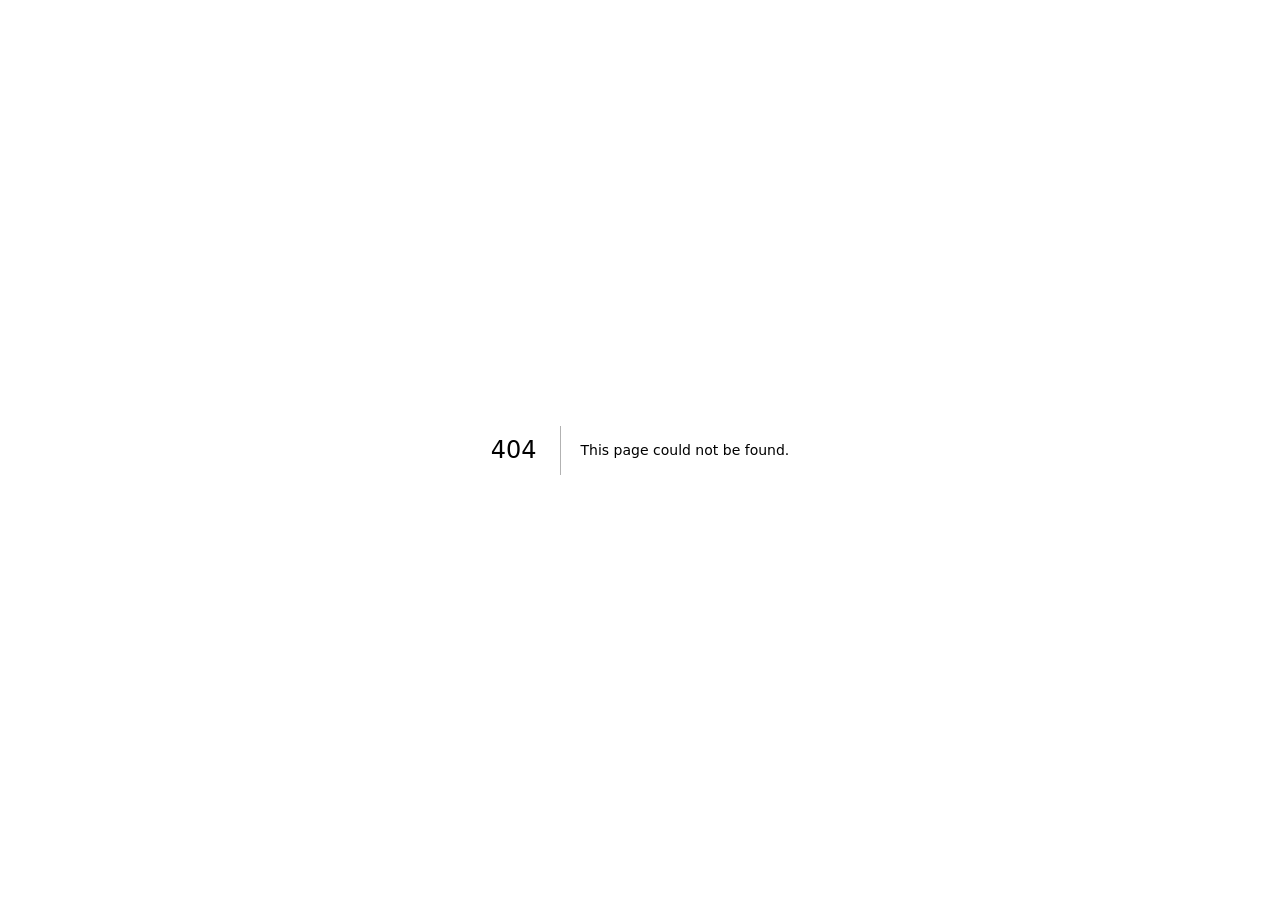
<file: 404/index.html>
<!DOCTYPE html><!--pHdifAk3UkpWG4z5HvpSp--><html lang="en" class="__variable_8adcd2 __variable_46451f"><head><meta charSet="utf-8"/><meta name="viewport" content="width=device-width, initial-scale=1"/><link rel="preload" href="/_next/static/media/0b78ff376f6b9734-s.p.woff2" as="font" crossorigin="" type="font/woff2"/><link rel="preload" href="/_next/static/media/723e11e5093b8e80.p.woff2" as="font" crossorigin="" type="font/woff2"/><link rel="stylesheet" href="/_next/static/css/c44072d3e68d1dbc.css" data-precedence="next"/><link rel="preload" as="script" fetchPriority="low" href="/_next/static/chunks/webpack-0a627bf48e04bdc2.js"/><script src="/_next/static/chunks/f625b344-4dca96ade7eb2f50.js" async=""></script><script src="/_next/static/chunks/635-7951fe9ed20d33b3.js" async=""></script><script src="/_next/static/chunks/main-app-c0425e76e517abec.js" async=""></script><meta name="robots" content="noindex"/><meta name="next-size-adjust" content=""/><title>404: This page could not be found.</title><title>Fetch42 — Every data API for AI agents. One key.</title><meta name="description" content="Fetch42 is the data layer for AI agents: real-time public web &amp; social data through one API key, one prepaid balance, priced per call."/><link rel="canonical" href="https://fetch42.ai/"/><meta property="og:title" content="Fetch42 — Every data API for AI agents. One key."/><meta property="og:description" content="Real-time public web &amp; social data for AI agents — one prepaid balance, priced per call."/><meta property="og:url" content="https://fetch42.ai/"/><meta property="og:image" content="https://fetch42.ai/assets/og.png"/><meta property="og:type" content="website"/><meta name="twitter:card" content="summary_large_image"/><meta name="twitter:site" content="@fetch42ai"/><meta name="twitter:title" content="Fetch42 — Every data API for AI agents. One key."/><meta name="twitter:description" content="Real-time public web &amp; social data for AI agents — one prepaid balance, priced per call."/><meta name="twitter:image" content="https://fetch42.ai/assets/og.png"/><link rel="icon" href="/favicon.ico"/><link rel="apple-touch-icon" href="/assets/icon-180.png"/><script>try{if(localStorage.getItem("sb-ubdleklnejuayewxbqev-auth-token"))document.documentElement.classList.add("authed")}catch(e){}</script><script src="/_next/static/chunks/polyfills-42372ed130431b0a.js" noModule=""></script></head><body><div hidden=""><!--$--><!--/$--></div><div style="font-family:system-ui,&quot;Segoe UI&quot;,Roboto,Helvetica,Arial,sans-serif,&quot;Apple Color Emoji&quot;,&quot;Segoe UI Emoji&quot;;height:100vh;text-align:center;display:flex;flex-direction:column;align-items:center;justify-content:center"><div><style>body{color:#000;background:#fff;margin:0}.next-error-h1{border-right:1px solid rgba(0,0,0,.3)}@media (prefers-color-scheme:dark){body{color:#fff;background:#000}.next-error-h1{border-right:1px solid rgba(255,255,255,.3)}}</style><h1 class="next-error-h1" style="display:inline-block;margin:0 20px 0 0;padding:0 23px 0 0;font-size:24px;font-weight:500;vertical-align:top;line-height:49px">404</h1><div style="display:inline-block"><h2 style="font-size:14px;font-weight:400;line-height:49px;margin:0">This page could not be found.</h2></div></div></div><!--$--><!--/$--><script type="application/ld+json">{"@context":"https://schema.org","@graph":[{"@type":"Organization","@id":"https://fetch42.ai/#org","name":"Fetch42","url":"https://fetch42.ai","logo":"https://fetch42.ai/assets/icon-180.png","sameAs":["https://x.com/fetch42ai","https://github.com/fetch42"]},{"@type":"WebSite","@id":"https://fetch42.ai/#website","name":"Fetch42","url":"https://fetch42.ai","publisher":{"@id":"https://fetch42.ai/#org"}}]}</script><script type="module" defer="" src="https://static.cloudflareinsights.com/beacon.min.js" data-cf-beacon="{&quot;token&quot;: &quot;3118c88f274a4ce69428687589707360&quot;}"></script><script src="/_next/static/chunks/webpack-0a627bf48e04bdc2.js" id="_R_" async=""></script><script>(self.__next_f=self.__next_f||[]).push([0])</script><script>self.__next_f.push([1,"1:\"$Sreact.fragment\"\n2:I[2366,[],\"\"]\n3:I[2484,[],\"\"]\n4:I[2183,[],\"OutletBoundary\"]\n6:I[9814,[],\"AsyncMetadataOutlet\"]\n8:I[2183,[],\"ViewportBoundary\"]\na:I[2183,[],\"MetadataBoundary\"]\nb:\"$Sreact.suspense\"\nd:I[3718,[],\"\"]\n:HL[\"/_next/static/media/0b78ff376f6b9734-s.p.woff2\",\"font\",{\"crossOrigin\":\"\",\"type\":\"font/woff2\"}]\n:HL[\"/_next/static/media/723e11e5093b8e80.p.woff2\",\"font\",{\"crossOrigin\":\"\",\"type\":\"font/woff2\"}]\n:HL[\"/_next/static/css/c44072d3e68d1dbc.css\",\"style\"]\n"])</script><script>self.__next_f.push([1,"0:{\"P\":null,\"b\":\"pHdifAk3UkpWG4z5HvpSp\",\"p\":\"\",\"c\":[\"\",\"_not-found\",\"\"],\"i\":false,\"f\":[[[\"\",{\"children\":[\"/_not-found\",{\"children\":[\"__PAGE__\",{}]}]},\"$undefined\",\"$undefined\",true],[\"\",[\"$\",\"$1\",\"c\",{\"children\":[[[\"$\",\"link\",\"0\",{\"rel\":\"stylesheet\",\"href\":\"/_next/static/css/c44072d3e68d1dbc.css\",\"precedence\":\"next\",\"crossOrigin\":\"$undefined\",\"nonce\":\"$undefined\"}]],[\"$\",\"html\",null,{\"lang\":\"en\",\"className\":\"__variable_8adcd2 __variable_46451f\",\"children\":[[\"$\",\"head\",null,{\"children\":[\"$\",\"script\",null,{\"dangerouslySetInnerHTML\":{\"__html\":\"try{if(localStorage.getItem(\\\"sb-ubdleklnejuayewxbqev-auth-token\\\"))document.documentElement.classList.add(\\\"authed\\\")}catch(e){}\"}}]}],[\"$\",\"body\",null,{\"children\":[[\"$\",\"$L2\",null,{\"parallelRouterKey\":\"children\",\"error\":\"$undefined\",\"errorStyles\":\"$undefined\",\"errorScripts\":\"$undefined\",\"template\":[\"$\",\"$L3\",null,{}],\"templateStyles\":\"$undefined\",\"templateScripts\":\"$undefined\",\"notFound\":\"$undefined\",\"forbidden\":\"$undefined\",\"unauthorized\":\"$undefined\"}],[\"$\",\"script\",null,{\"type\":\"application/ld+json\",\"dangerouslySetInnerHTML\":{\"__html\":\"{\\\"@context\\\":\\\"https://schema.org\\\",\\\"@graph\\\":[{\\\"@type\\\":\\\"Organization\\\",\\\"@id\\\":\\\"https://fetch42.ai/#org\\\",\\\"name\\\":\\\"Fetch42\\\",\\\"url\\\":\\\"https://fetch42.ai\\\",\\\"logo\\\":\\\"https://fetch42.ai/assets/icon-180.png\\\",\\\"sameAs\\\":[\\\"https://x.com/fetch42ai\\\",\\\"https://github.com/fetch42\\\"]},{\\\"@type\\\":\\\"WebSite\\\",\\\"@id\\\":\\\"https://fetch42.ai/#website\\\",\\\"name\\\":\\\"Fetch42\\\",\\\"url\\\":\\\"https://fetch42.ai\\\",\\\"publisher\\\":{\\\"@id\\\":\\\"https://fetch42.ai/#org\\\"}}]}\"}}]]}],[\"$\",\"script\",null,{\"type\":\"module\",\"defer\":true,\"src\":\"https://static.cloudflareinsights.com/beacon.min.js\",\"data-cf-beacon\":\"{\\\"token\\\": \\\"3118c88f274a4ce69428687589707360\\\"}\"}]]}]]}],{\"children\":[\"/_not-found\",[\"$\",\"$1\",\"c\",{\"children\":[null,[\"$\",\"$L2\",null,{\"parallelRouterKey\":\"children\",\"error\":\"$undefined\",\"errorStyles\":\"$undefined\",\"errorScripts\":\"$undefined\",\"template\":[\"$\",\"$L3\",null,{}],\"templateStyles\":\"$undefined\",\"templateScripts\":\"$undefined\",\"notFound\":\"$undefined\",\"forbidden\":\"$undefined\",\"unauthorized\":\"$undefined\"}]]}],{\"children\":[\"__PAGE__\",[\"$\",\"$1\",\"c\",{\"children\":[[[\"$\",\"title\",null,{\"children\":\"404: This page could not be found.\"}],[\"$\",\"div\",null,{\"style\":{\"fontFamily\":\"system-ui,\\\"Segoe UI\\\",Roboto,Helvetica,Arial,sans-serif,\\\"Apple Color Emoji\\\",\\\"Segoe UI Emoji\\\"\",\"height\":\"100vh\",\"textAlign\":\"center\",\"display\":\"flex\",\"flexDirection\":\"column\",\"alignItems\":\"center\",\"justifyContent\":\"center\"},\"children\":[\"$\",\"div\",null,{\"children\":[[\"$\",\"style\",null,{\"dangerouslySetInnerHTML\":{\"__html\":\"body{color:#000;background:#fff;margin:0}.next-error-h1{border-right:1px solid rgba(0,0,0,.3)}@media (prefers-color-scheme:dark){body{color:#fff;background:#000}.next-error-h1{border-right:1px solid rgba(255,255,255,.3)}}\"}}],[\"$\",\"h1\",null,{\"className\":\"next-error-h1\",\"style\":{\"display\":\"inline-block\",\"margin\":\"0 20px 0 0\",\"padding\":\"0 23px 0 0\",\"fontSize\":24,\"fontWeight\":500,\"verticalAlign\":\"top\",\"lineHeight\":\"49px\"},\"children\":404}],[\"$\",\"div\",null,{\"style\":{\"display\":\"inline-block\"},\"children\":[\"$\",\"h2\",null,{\"style\":{\"fontSize\":14,\"fontWeight\":400,\"lineHeight\":\"49px\",\"margin\":0},\"children\":\"This page could not be found.\"}]}]]}]}]],null,[\"$\",\"$L4\",null,{\"children\":[\"$L5\",[\"$\",\"$L6\",null,{\"promise\":\"$@7\"}]]}]]}],{},null,false]},null,false]},null,false],[\"$\",\"$1\",\"h\",{\"children\":[[\"$\",\"meta\",null,{\"name\":\"robots\",\"content\":\"noindex\"}],[[\"$\",\"$L8\",null,{\"children\":\"$L9\"}],[\"$\",\"meta\",null,{\"name\":\"next-size-adjust\",\"content\":\"\"}]],[\"$\",\"$La\",null,{\"children\":[\"$\",\"div\",null,{\"hidden\":true,\"children\":[\"$\",\"$b\",null,{\"fallback\":null,\"children\":\"$Lc\"}]}]}]]}],false]],\"m\":\"$undefined\",\"G\":[\"$d\",[]],\"s\":false,\"S\":true}\n"])</script><script>self.__next_f.push([1,"9:[[\"$\",\"meta\",\"0\",{\"charSet\":\"utf-8\"}],[\"$\",\"meta\",\"1\",{\"name\":\"viewport\",\"content\":\"width=device-width, initial-scale=1\"}]]\n5:null\n"])</script><script>self.__next_f.push([1,"e:I[7158,[],\"IconMark\"]\n"])</script><script>self.__next_f.push([1,"7:{\"metadata\":[[\"$\",\"title\",\"0\",{\"children\":\"Fetch42 — Every data API for AI agents. One key.\"}],[\"$\",\"meta\",\"1\",{\"name\":\"description\",\"content\":\"Fetch42 is the data layer for AI agents: real-time public web \u0026 social data through one API key, one prepaid balance, priced per call.\"}],[\"$\",\"link\",\"2\",{\"rel\":\"canonical\",\"href\":\"https://fetch42.ai/\"}],[\"$\",\"meta\",\"3\",{\"property\":\"og:title\",\"content\":\"Fetch42 — Every data API for AI agents. One key.\"}],[\"$\",\"meta\",\"4\",{\"property\":\"og:description\",\"content\":\"Real-time public web \u0026 social data for AI agents — one prepaid balance, priced per call.\"}],[\"$\",\"meta\",\"5\",{\"property\":\"og:url\",\"content\":\"https://fetch42.ai/\"}],[\"$\",\"meta\",\"6\",{\"property\":\"og:image\",\"content\":\"https://fetch42.ai/assets/og.png\"}],[\"$\",\"meta\",\"7\",{\"property\":\"og:type\",\"content\":\"website\"}],[\"$\",\"meta\",\"8\",{\"name\":\"twitter:card\",\"content\":\"summary_large_image\"}],[\"$\",\"meta\",\"9\",{\"name\":\"twitter:site\",\"content\":\"@fetch42ai\"}],[\"$\",\"meta\",\"10\",{\"name\":\"twitter:title\",\"content\":\"Fetch42 — Every data API for AI agents. One key.\"}],[\"$\",\"meta\",\"11\",{\"name\":\"twitter:description\",\"content\":\"Real-time public web \u0026 social data for AI agents — one prepaid balance, priced per call.\"}],[\"$\",\"meta\",\"12\",{\"name\":\"twitter:image\",\"content\":\"https://fetch42.ai/assets/og.png\"}],[\"$\",\"link\",\"13\",{\"rel\":\"icon\",\"href\":\"/favicon.ico\"}],[\"$\",\"link\",\"14\",{\"rel\":\"apple-touch-icon\",\"href\":\"/assets/icon-180.png\"}],[\"$\",\"$Le\",\"15\",{}]],\"error\":null,\"digest\":\"$undefined\"}\n"])</script><script>self.__next_f.push([1,"c:\"$7:metadata\"\n"])</script></body></html>
</file>
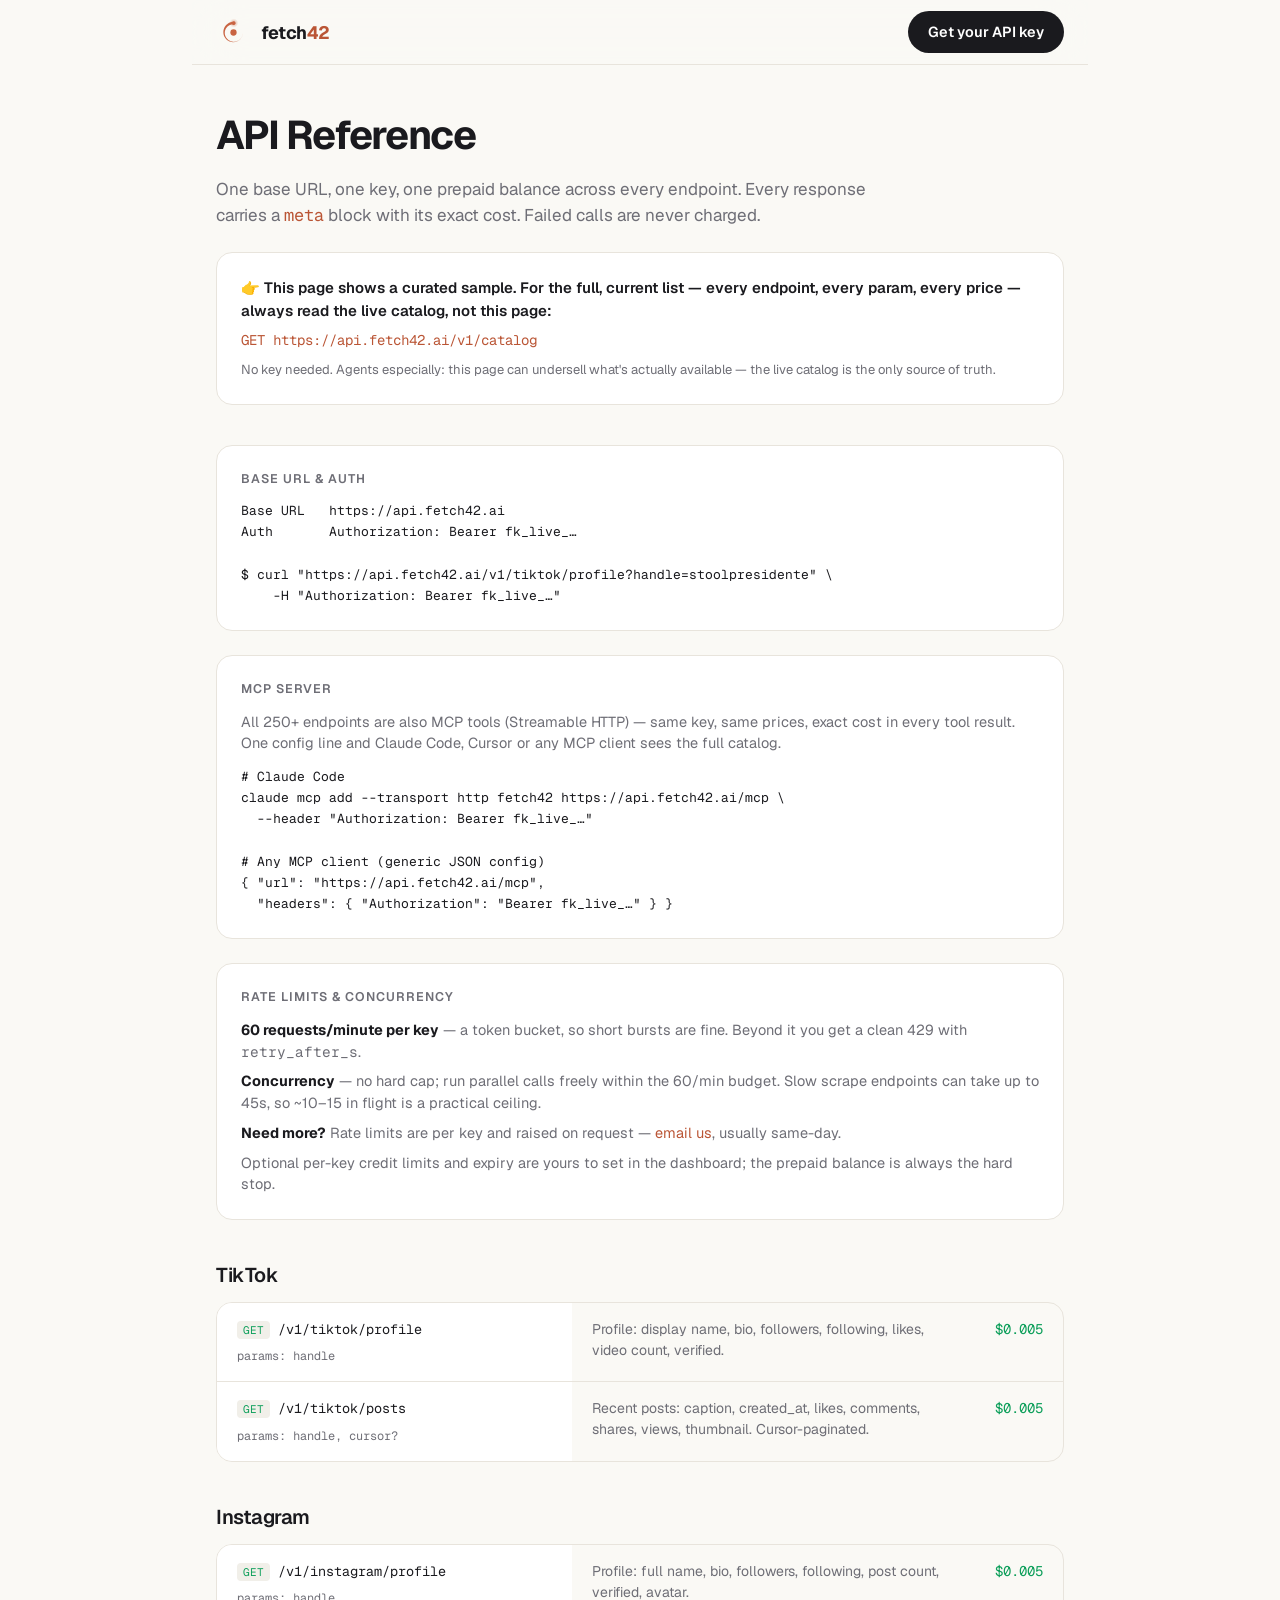
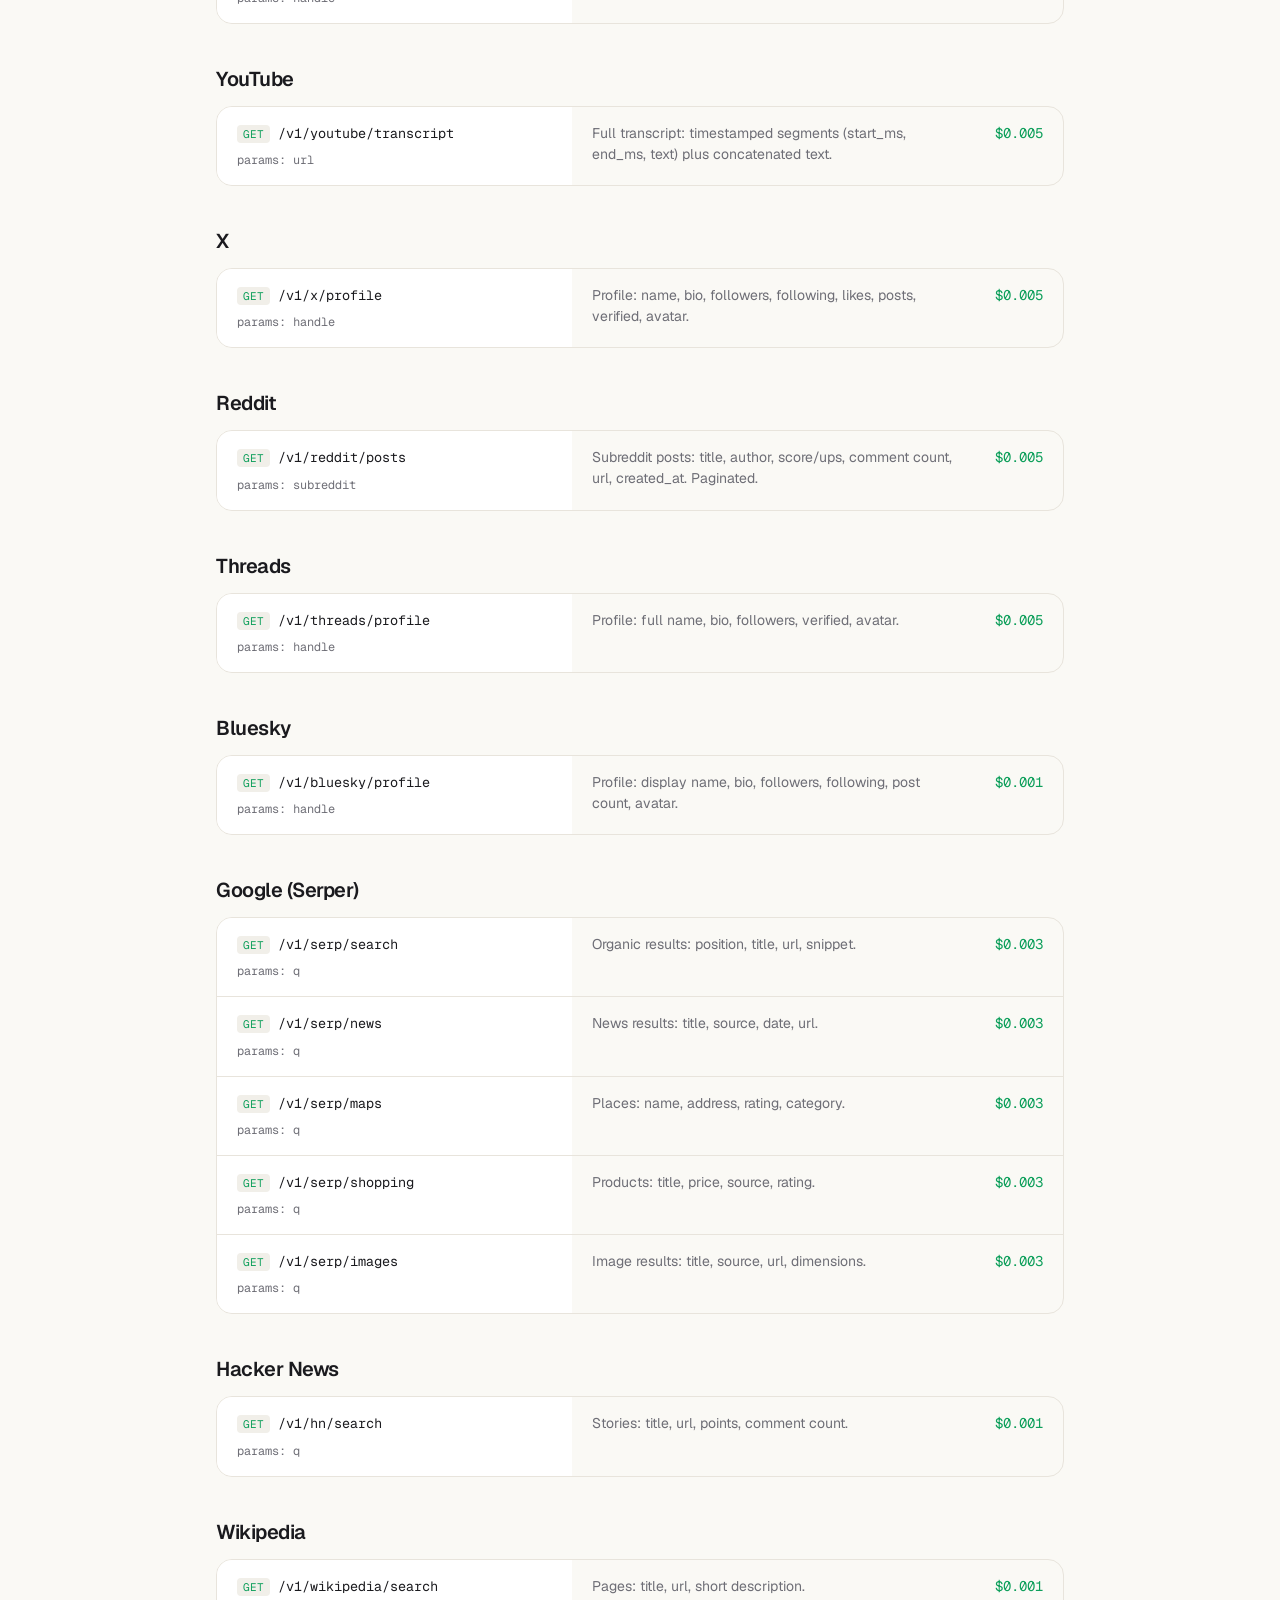
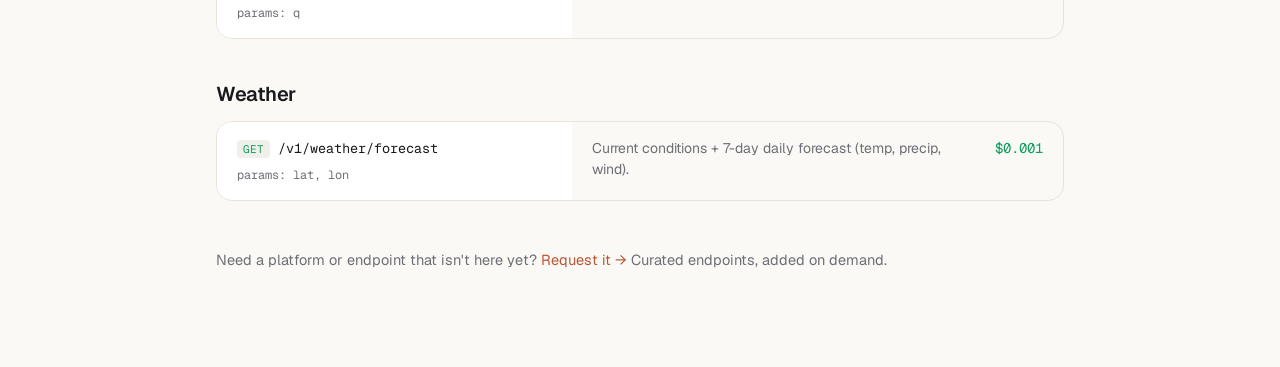
<file: docs/index.html>
<!DOCTYPE html><!--pHdifAk3UkpWG4z5HvpSp--><html lang="en" class="__variable_8adcd2 __variable_46451f"><head><meta charSet="utf-8"/><meta name="viewport" content="width=device-width, initial-scale=1"/><link rel="preload" href="/_next/static/media/0b78ff376f6b9734-s.p.woff2" as="font" crossorigin="" type="font/woff2"/><link rel="preload" href="/_next/static/media/723e11e5093b8e80.p.woff2" as="font" crossorigin="" type="font/woff2"/><link rel="preload" as="image" href="/assets/mark.svg"/><link rel="stylesheet" href="/_next/static/css/c44072d3e68d1dbc.css" data-precedence="next"/><link rel="preload" as="script" fetchPriority="low" href="/_next/static/chunks/webpack-0a627bf48e04bdc2.js"/><script src="/_next/static/chunks/f625b344-4dca96ade7eb2f50.js" async=""></script><script src="/_next/static/chunks/635-7951fe9ed20d33b3.js" async=""></script><script src="/_next/static/chunks/main-app-c0425e76e517abec.js" async=""></script><meta name="next-size-adjust" content=""/><title>Fetch42 — API Reference</title><meta name="description" content="Every Fetch42 endpoint: paths, parameters, prices, and the normalized response shape."/><link rel="canonical" href="https://fetch42.ai/docs/"/><meta property="og:title" content="Fetch42 — API Reference"/><meta property="og:description" content="Every Fetch42 endpoint: paths, parameters, prices, and the normalized response shape."/><meta property="og:url" content="https://fetch42.ai/docs/"/><meta name="twitter:card" content="summary_large_image"/><meta name="twitter:site" content="@fetch42ai"/><meta name="twitter:title" content="Fetch42 — API Reference"/><meta name="twitter:description" content="Every Fetch42 endpoint: paths, parameters, prices, and the normalized response shape."/><link rel="icon" href="/favicon.ico"/><link rel="apple-touch-icon" href="/assets/icon-180.png"/><script>try{if(localStorage.getItem("sb-ubdleklnejuayewxbqev-auth-token"))document.documentElement.classList.add("authed")}catch(e){}</script><script src="/_next/static/chunks/polyfills-42372ed130431b0a.js" noModule=""></script></head><body><div hidden=""><!--$--><!--/$--></div><div class="mx-auto max-w-4xl px-6 pb-24"><nav class="sticky top-0 z-20 -mx-6 mb-10 border-b border-line bg-bg/85 px-6 backdrop-blur-xl"><div class="flex h-16 items-center justify-between"><a href="/" class="flex items-center gap-2.5 text-[18px] font-bold tracking-tight text-fg"><img src="/assets/mark.svg" alt="" class="h-[35px] w-[35px]"/><span>fetch<span class="text-brand2">42</span></span></a><a href="/dashboard/" class="rounded-full bg-fg px-5 py-2.5 text-[14.5px] font-semibold text-white hover:bg-black">Get your API key</a></div></nav><h1 class="text-[40px] font-bold tracking-[-0.03em]">API Reference</h1><p class="mt-3 max-w-2xl text-[17px] text-mut">One base URL, one key, one prepaid balance across every endpoint. Every response carries a<!-- --> <code class="font-mono text-brand2">meta</code> block with its exact cost. Failed calls are never charged.</p><div class="mt-6 rounded-2xl border border-line bg-bg2 p-6"><p class="text-[15px] font-semibold">👉 This page shows a curated sample. For the full, current list — every endpoint, every param, every price — always read the live catalog, not this page:</p><a href="https://api.fetch42.ai/v1/catalog" class="mt-2 inline-block font-mono text-[14px] text-brand2 hover:underline">GET https://api.fetch42.ai/v1/catalog</a><p class="mt-2 text-[13px] text-mut">No key needed. Agents especially: this page can undersell what&#x27;s actually available — the live catalog is the only source of truth.</p></div><div class="mt-10 rounded-2xl border border-line bg-bg2 p-6"><p class="text-[12.5px] font-semibold uppercase tracking-[0.08em] text-mut">Base URL &amp; auth</p><pre class="mt-3 overflow-x-auto font-mono text-[13px] leading-relaxed text-fg">Base URL   https://api.fetch42.ai
Auth       Authorization: Bearer fk_live_…

$ curl &quot;https://api.fetch42.ai/v1/tiktok/profile?handle=stoolpresidente&quot; \
    -H &quot;Authorization: Bearer fk_live_…&quot;</pre></div><div class="mt-6 rounded-2xl border border-line bg-bg2 p-6"><p class="text-[12.5px] font-semibold uppercase tracking-[0.08em] text-mut">MCP server</p><p class="mt-3 text-[14.5px] text-mut">All 250+ endpoints are also MCP tools (Streamable HTTP) — same key, same prices, exact cost in every tool result. One config line and Claude Code, Cursor or any MCP client sees the full catalog.</p><pre class="mt-3 overflow-x-auto font-mono text-[13px] leading-relaxed text-fg"># Claude Code
claude mcp add --transport http fetch42 https://api.fetch42.ai/mcp \
  --header &quot;Authorization: Bearer fk_live_…&quot;

# Any MCP client (generic JSON config)
{ &quot;url&quot;: &quot;https://api.fetch42.ai/mcp&quot;,
  &quot;headers&quot;: { &quot;Authorization&quot;: &quot;Bearer fk_live_…&quot; } }</pre></div><div class="mt-6 rounded-2xl border border-line bg-bg2 p-6"><p class="text-[12.5px] font-semibold uppercase tracking-[0.08em] text-mut">Rate limits &amp; concurrency</p><ul class="mt-3 space-y-2 text-[14.5px] text-mut"><li><b class="text-fg">60 requests/minute per key</b> — a token bucket, so short bursts are fine. Beyond it you get a clean <code class="font-mono">429</code> with <code class="font-mono">retry_after_s</code>.</li><li><b class="text-fg">Concurrency</b> — no hard cap; run parallel calls freely within the 60/min budget. Slow scrape endpoints can take up to 45s, so ~10–15 in flight is a practical ceiling.</li><li><b class="text-fg">Need more?</b> Rate limits are per key and raised on request — <a href="mailto:laurent@fetch42.ai?subject=Rate%20limit" class="text-brand2">email us</a>, usually same-day.</li><li>Optional per-key credit limits and expiry are yours to set in the dashboard; the prepaid balance is always the hard stop.</li></ul></div><section class="mt-10"><h2 class="mb-3 text-[20px] font-semibold tracking-tight">TikTok</h2><div class="overflow-hidden rounded-2xl border border-line"><table class="w-full border-collapse text-[14px]"><tbody><tr class="border-b border-line last:border-0 align-top"><td class="w-[42%] bg-bg2 px-5 py-4"><p class="font-mono text-[13.5px] text-fg"><span class="mr-2 rounded bg-panel px-1.5 py-0.5 text-[11px] text-mint">GET</span>/v1/tiktok/profile</p><p class="mt-2 font-mono text-[12px] text-mut">params: <!-- -->handle</p></td><td class="px-5 py-4 text-mut">Profile: display name, bio, followers, following, likes, video count, verified.</td><td class="whitespace-nowrap px-5 py-4 text-right font-mono text-mint">$0.005</td></tr><tr class="border-b border-line last:border-0 align-top"><td class="w-[42%] bg-bg2 px-5 py-4"><p class="font-mono text-[13.5px] text-fg"><span class="mr-2 rounded bg-panel px-1.5 py-0.5 text-[11px] text-mint">GET</span>/v1/tiktok/posts</p><p class="mt-2 font-mono text-[12px] text-mut">params: <!-- -->handle, cursor?</p></td><td class="px-5 py-4 text-mut">Recent posts: caption, created_at, likes, comments, shares, views, thumbnail. Cursor-paginated.</td><td class="whitespace-nowrap px-5 py-4 text-right font-mono text-mint">$0.005</td></tr></tbody></table></div></section><section class="mt-10"><h2 class="mb-3 text-[20px] font-semibold tracking-tight">Instagram</h2><div class="overflow-hidden rounded-2xl border border-line"><table class="w-full border-collapse text-[14px]"><tbody><tr class="border-b border-line last:border-0 align-top"><td class="w-[42%] bg-bg2 px-5 py-4"><p class="font-mono text-[13.5px] text-fg"><span class="mr-2 rounded bg-panel px-1.5 py-0.5 text-[11px] text-mint">GET</span>/v1/instagram/profile</p><p class="mt-2 font-mono text-[12px] text-mut">params: <!-- -->handle</p></td><td class="px-5 py-4 text-mut">Profile: full name, bio, followers, following, post count, verified, avatar.</td><td class="whitespace-nowrap px-5 py-4 text-right font-mono text-mint">$0.005</td></tr></tbody></table></div></section><section class="mt-10"><h2 class="mb-3 text-[20px] font-semibold tracking-tight">YouTube</h2><div class="overflow-hidden rounded-2xl border border-line"><table class="w-full border-collapse text-[14px]"><tbody><tr class="border-b border-line last:border-0 align-top"><td class="w-[42%] bg-bg2 px-5 py-4"><p class="font-mono text-[13.5px] text-fg"><span class="mr-2 rounded bg-panel px-1.5 py-0.5 text-[11px] text-mint">GET</span>/v1/youtube/transcript</p><p class="mt-2 font-mono text-[12px] text-mut">params: <!-- -->url</p></td><td class="px-5 py-4 text-mut">Full transcript: timestamped segments (start_ms, end_ms, text) plus concatenated text.</td><td class="whitespace-nowrap px-5 py-4 text-right font-mono text-mint">$0.005</td></tr></tbody></table></div></section><section class="mt-10"><h2 class="mb-3 text-[20px] font-semibold tracking-tight">X</h2><div class="overflow-hidden rounded-2xl border border-line"><table class="w-full border-collapse text-[14px]"><tbody><tr class="border-b border-line last:border-0 align-top"><td class="w-[42%] bg-bg2 px-5 py-4"><p class="font-mono text-[13.5px] text-fg"><span class="mr-2 rounded bg-panel px-1.5 py-0.5 text-[11px] text-mint">GET</span>/v1/x/profile</p><p class="mt-2 font-mono text-[12px] text-mut">params: <!-- -->handle</p></td><td class="px-5 py-4 text-mut">Profile: name, bio, followers, following, likes, posts, verified, avatar.</td><td class="whitespace-nowrap px-5 py-4 text-right font-mono text-mint">$0.005</td></tr></tbody></table></div></section><section class="mt-10"><h2 class="mb-3 text-[20px] font-semibold tracking-tight">Reddit</h2><div class="overflow-hidden rounded-2xl border border-line"><table class="w-full border-collapse text-[14px]"><tbody><tr class="border-b border-line last:border-0 align-top"><td class="w-[42%] bg-bg2 px-5 py-4"><p class="font-mono text-[13.5px] text-fg"><span class="mr-2 rounded bg-panel px-1.5 py-0.5 text-[11px] text-mint">GET</span>/v1/reddit/posts</p><p class="mt-2 font-mono text-[12px] text-mut">params: <!-- -->subreddit</p></td><td class="px-5 py-4 text-mut">Subreddit posts: title, author, score/ups, comment count, url, created_at. Paginated.</td><td class="whitespace-nowrap px-5 py-4 text-right font-mono text-mint">$0.005</td></tr></tbody></table></div></section><section class="mt-10"><h2 class="mb-3 text-[20px] font-semibold tracking-tight">Threads</h2><div class="overflow-hidden rounded-2xl border border-line"><table class="w-full border-collapse text-[14px]"><tbody><tr class="border-b border-line last:border-0 align-top"><td class="w-[42%] bg-bg2 px-5 py-4"><p class="font-mono text-[13.5px] text-fg"><span class="mr-2 rounded bg-panel px-1.5 py-0.5 text-[11px] text-mint">GET</span>/v1/threads/profile</p><p class="mt-2 font-mono text-[12px] text-mut">params: <!-- -->handle</p></td><td class="px-5 py-4 text-mut">Profile: full name, bio, followers, verified, avatar.</td><td class="whitespace-nowrap px-5 py-4 text-right font-mono text-mint">$0.005</td></tr></tbody></table></div></section><section class="mt-10"><h2 class="mb-3 text-[20px] font-semibold tracking-tight">Bluesky</h2><div class="overflow-hidden rounded-2xl border border-line"><table class="w-full border-collapse text-[14px]"><tbody><tr class="border-b border-line last:border-0 align-top"><td class="w-[42%] bg-bg2 px-5 py-4"><p class="font-mono text-[13.5px] text-fg"><span class="mr-2 rounded bg-panel px-1.5 py-0.5 text-[11px] text-mint">GET</span>/v1/bluesky/profile</p><p class="mt-2 font-mono text-[12px] text-mut">params: <!-- -->handle</p></td><td class="px-5 py-4 text-mut">Profile: display name, bio, followers, following, post count, avatar.</td><td class="whitespace-nowrap px-5 py-4 text-right font-mono text-mint">$0.001</td></tr></tbody></table></div></section><section class="mt-10"><h2 class="mb-3 text-[20px] font-semibold tracking-tight">Google (Serper)</h2><div class="overflow-hidden rounded-2xl border border-line"><table class="w-full border-collapse text-[14px]"><tbody><tr class="border-b border-line last:border-0 align-top"><td class="w-[42%] bg-bg2 px-5 py-4"><p class="font-mono text-[13.5px] text-fg"><span class="mr-2 rounded bg-panel px-1.5 py-0.5 text-[11px] text-mint">GET</span>/v1/serp/search</p><p class="mt-2 font-mono text-[12px] text-mut">params: <!-- -->q</p></td><td class="px-5 py-4 text-mut">Organic results: position, title, url, snippet.</td><td class="whitespace-nowrap px-5 py-4 text-right font-mono text-mint">$0.003</td></tr><tr class="border-b border-line last:border-0 align-top"><td class="w-[42%] bg-bg2 px-5 py-4"><p class="font-mono text-[13.5px] text-fg"><span class="mr-2 rounded bg-panel px-1.5 py-0.5 text-[11px] text-mint">GET</span>/v1/serp/news</p><p class="mt-2 font-mono text-[12px] text-mut">params: <!-- -->q</p></td><td class="px-5 py-4 text-mut">News results: title, source, date, url.</td><td class="whitespace-nowrap px-5 py-4 text-right font-mono text-mint">$0.003</td></tr><tr class="border-b border-line last:border-0 align-top"><td class="w-[42%] bg-bg2 px-5 py-4"><p class="font-mono text-[13.5px] text-fg"><span class="mr-2 rounded bg-panel px-1.5 py-0.5 text-[11px] text-mint">GET</span>/v1/serp/maps</p><p class="mt-2 font-mono text-[12px] text-mut">params: <!-- -->q</p></td><td class="px-5 py-4 text-mut">Places: name, address, rating, category.</td><td class="whitespace-nowrap px-5 py-4 text-right font-mono text-mint">$0.003</td></tr><tr class="border-b border-line last:border-0 align-top"><td class="w-[42%] bg-bg2 px-5 py-4"><p class="font-mono text-[13.5px] text-fg"><span class="mr-2 rounded bg-panel px-1.5 py-0.5 text-[11px] text-mint">GET</span>/v1/serp/shopping</p><p class="mt-2 font-mono text-[12px] text-mut">params: <!-- -->q</p></td><td class="px-5 py-4 text-mut">Products: title, price, source, rating.</td><td class="whitespace-nowrap px-5 py-4 text-right font-mono text-mint">$0.003</td></tr><tr class="border-b border-line last:border-0 align-top"><td class="w-[42%] bg-bg2 px-5 py-4"><p class="font-mono text-[13.5px] text-fg"><span class="mr-2 rounded bg-panel px-1.5 py-0.5 text-[11px] text-mint">GET</span>/v1/serp/images</p><p class="mt-2 font-mono text-[12px] text-mut">params: <!-- -->q</p></td><td class="px-5 py-4 text-mut">Image results: title, source, url, dimensions.</td><td class="whitespace-nowrap px-5 py-4 text-right font-mono text-mint">$0.003</td></tr></tbody></table></div></section><section class="mt-10"><h2 class="mb-3 text-[20px] font-semibold tracking-tight">Hacker News</h2><div class="overflow-hidden rounded-2xl border border-line"><table class="w-full border-collapse text-[14px]"><tbody><tr class="border-b border-line last:border-0 align-top"><td class="w-[42%] bg-bg2 px-5 py-4"><p class="font-mono text-[13.5px] text-fg"><span class="mr-2 rounded bg-panel px-1.5 py-0.5 text-[11px] text-mint">GET</span>/v1/hn/search</p><p class="mt-2 font-mono text-[12px] text-mut">params: <!-- -->q</p></td><td class="px-5 py-4 text-mut">Stories: title, url, points, comment count.</td><td class="whitespace-nowrap px-5 py-4 text-right font-mono text-mint">$0.001</td></tr></tbody></table></div></section><section class="mt-10"><h2 class="mb-3 text-[20px] font-semibold tracking-tight">Wikipedia</h2><div class="overflow-hidden rounded-2xl border border-line"><table class="w-full border-collapse text-[14px]"><tbody><tr class="border-b border-line last:border-0 align-top"><td class="w-[42%] bg-bg2 px-5 py-4"><p class="font-mono text-[13.5px] text-fg"><span class="mr-2 rounded bg-panel px-1.5 py-0.5 text-[11px] text-mint">GET</span>/v1/wikipedia/search</p><p class="mt-2 font-mono text-[12px] text-mut">params: <!-- -->q</p></td><td class="px-5 py-4 text-mut">Pages: title, url, short description.</td><td class="whitespace-nowrap px-5 py-4 text-right font-mono text-mint">$0.001</td></tr></tbody></table></div></section><section class="mt-10"><h2 class="mb-3 text-[20px] font-semibold tracking-tight">Weather</h2><div class="overflow-hidden rounded-2xl border border-line"><table class="w-full border-collapse text-[14px]"><tbody><tr class="border-b border-line last:border-0 align-top"><td class="w-[42%] bg-bg2 px-5 py-4"><p class="font-mono text-[13.5px] text-fg"><span class="mr-2 rounded bg-panel px-1.5 py-0.5 text-[11px] text-mint">GET</span>/v1/weather/forecast</p><p class="mt-2 font-mono text-[12px] text-mut">params: <!-- -->lat, lon</p></td><td class="px-5 py-4 text-mut">Current conditions + 7-day daily forecast (temp, precip, wind).</td><td class="whitespace-nowrap px-5 py-4 text-right font-mono text-mint">$0.001</td></tr></tbody></table></div></section><p class="mt-12 text-[14.5px] text-mut">Need a platform or endpoint that isn&#x27;t here yet?<!-- --> <a href="mailto:laurent@fetch42.ai?subject=Endpoint%20request" class="text-brand2 hover:brightness-110">Request it →</a> <!-- -->Curated endpoints, added on demand.</p></div><!--$--><!--/$--><script type="application/ld+json">{"@context":"https://schema.org","@graph":[{"@type":"Organization","@id":"https://fetch42.ai/#org","name":"Fetch42","url":"https://fetch42.ai","logo":"https://fetch42.ai/assets/icon-180.png","sameAs":["https://x.com/fetch42ai","https://github.com/fetch42"]},{"@type":"WebSite","@id":"https://fetch42.ai/#website","name":"Fetch42","url":"https://fetch42.ai","publisher":{"@id":"https://fetch42.ai/#org"}}]}</script><script type="module" defer="" src="https://static.cloudflareinsights.com/beacon.min.js" data-cf-beacon="{&quot;token&quot;: &quot;3118c88f274a4ce69428687589707360&quot;}"></script><script src="/_next/static/chunks/webpack-0a627bf48e04bdc2.js" id="_R_" async=""></script><script>(self.__next_f=self.__next_f||[]).push([0])</script><script>self.__next_f.push([1,"1:\"$Sreact.fragment\"\n2:I[2366,[],\"\"]\n3:I[2484,[],\"\"]\n17:I[3718,[],\"\"]\n:HL[\"/_next/static/media/0b78ff376f6b9734-s.p.woff2\",\"font\",{\"crossOrigin\":\"\",\"type\":\"font/woff2\"}]\n:HL[\"/_next/static/media/723e11e5093b8e80.p.woff2\",\"font\",{\"crossOrigin\":\"\",\"type\":\"font/woff2\"}]\n:HL[\"/_next/static/css/c44072d3e68d1dbc.css\",\"style\"]\n"])</script><script>self.__next_f.push([1,"0:{\"P\":null,\"b\":\"pHdifAk3UkpWG4z5HvpSp\",\"p\":\"\",\"c\":[\"\",\"docs\",\"\"],\"i\":false,\"f\":[[[\"\",{\"children\":[\"docs\",{\"children\":[\"__PAGE__\",{}]}]},\"$undefined\",\"$undefined\",true],[\"\",[\"$\",\"$1\",\"c\",{\"children\":[[[\"$\",\"link\",\"0\",{\"rel\":\"stylesheet\",\"href\":\"/_next/static/css/c44072d3e68d1dbc.css\",\"precedence\":\"next\",\"crossOrigin\":\"$undefined\",\"nonce\":\"$undefined\"}]],[\"$\",\"html\",null,{\"lang\":\"en\",\"className\":\"__variable_8adcd2 __variable_46451f\",\"children\":[[\"$\",\"head\",null,{\"children\":[\"$\",\"script\",null,{\"dangerouslySetInnerHTML\":{\"__html\":\"try{if(localStorage.getItem(\\\"sb-ubdleklnejuayewxbqev-auth-token\\\"))document.documentElement.classList.add(\\\"authed\\\")}catch(e){}\"}}]}],[\"$\",\"body\",null,{\"children\":[[\"$\",\"$L2\",null,{\"parallelRouterKey\":\"children\",\"error\":\"$undefined\",\"errorStyles\":\"$undefined\",\"errorScripts\":\"$undefined\",\"template\":[\"$\",\"$L3\",null,{}],\"templateStyles\":\"$undefined\",\"templateScripts\":\"$undefined\",\"notFound\":[[[\"$\",\"title\",null,{\"children\":\"404: This page could not be found.\"}],[\"$\",\"div\",null,{\"style\":{\"fontFamily\":\"system-ui,\\\"Segoe UI\\\",Roboto,Helvetica,Arial,sans-serif,\\\"Apple Color Emoji\\\",\\\"Segoe UI Emoji\\\"\",\"height\":\"100vh\",\"textAlign\":\"center\",\"display\":\"flex\",\"flexDirection\":\"column\",\"alignItems\":\"center\",\"justifyContent\":\"center\"},\"children\":[\"$\",\"div\",null,{\"children\":[[\"$\",\"style\",null,{\"dangerouslySetInnerHTML\":{\"__html\":\"body{color:#000;background:#fff;margin:0}.next-error-h1{border-right:1px solid rgba(0,0,0,.3)}@media (prefers-color-scheme:dark){body{color:#fff;background:#000}.next-error-h1{border-right:1px solid rgba(255,255,255,.3)}}\"}}],[\"$\",\"h1\",null,{\"className\":\"next-error-h1\",\"style\":{\"display\":\"inline-block\",\"margin\":\"0 20px 0 0\",\"padding\":\"0 23px 0 0\",\"fontSize\":24,\"fontWeight\":500,\"verticalAlign\":\"top\",\"lineHeight\":\"49px\"},\"children\":404}],[\"$\",\"div\",null,{\"style\":{\"display\":\"inline-block\"},\"children\":[\"$\",\"h2\",null,{\"style\":{\"fontSize\":14,\"fontWeight\":400,\"lineHeight\":\"49px\",\"margin\":0},\"children\":\"This page could not be found.\"}]}]]}]}]],[]],\"forbidden\":\"$undefined\",\"unauthorized\":\"$undefined\"}],[\"$\",\"script\",null,{\"type\":\"application/ld+json\",\"dangerouslySetInnerHTML\":{\"__html\":\"{\\\"@context\\\":\\\"https://schema.org\\\",\\\"@graph\\\":[{\\\"@type\\\":\\\"Organization\\\",\\\"@id\\\":\\\"https://fetch42.ai/#org\\\",\\\"name\\\":\\\"Fetch42\\\",\\\"url\\\":\\\"https://fetch42.ai\\\",\\\"logo\\\":\\\"https://fetch42.ai/assets/icon-180.png\\\",\\\"sameAs\\\":[\\\"https://x.com/fetch42ai\\\",\\\"https://github.com/fetch42\\\"]},{\\\"@type\\\":\\\"WebSite\\\",\\\"@id\\\":\\\"https://fetch42.ai/#website\\\",\\\"name\\\":\\\"Fetch42\\\",\\\"url\\\":\\\"https://fetch42.ai\\\",\\\"publisher\\\":{\\\"@id\\\":\\\"https://fetch42.ai/#org\\\"}}]}\"}}]]}],[\"$\",\"script\",null,{\"type\":\"module\",\"defer\":true,\"src\":\"https://static.cloudflareinsights.com/beacon.min.js\",\"data-cf-beacon\":\"{\\\"token\\\": \\\"3118c88f274a4ce69428687589707360\\\"}\"}]]}]]}],{\"children\":[\"docs\",[\"$\",\"$1\",\"c\",{\"children\":[null,[\"$\",\"$L2\",null,{\"parallelRouterKey\":\"children\",\"error\":\"$undefined\",\"errorStyles\":\"$undefined\",\"errorScripts\":\"$undefined\",\"template\":[\"$\",\"$L3\",null,{}],\"templateStyles\":\"$undefined\",\"templateScripts\":\"$undefined\",\"notFound\":\"$undefined\",\"forbidden\":\"$undefined\",\"unauthorized\":\"$undefined\"}]]}],{\"children\":[\"__PAGE__\",[\"$\",\"$1\",\"c\",{\"children\":[[\"$\",\"div\",null,{\"className\":\"mx-auto max-w-4xl px-6 pb-24\",\"children\":[[\"$\",\"nav\",null,{\"className\":\"sticky top-0 z-20 -mx-6 mb-10 border-b border-line bg-bg/85 px-6 backdrop-blur-xl\",\"children\":[\"$\",\"div\",null,{\"className\":\"flex h-16 items-center justify-between\",\"children\":[[\"$\",\"a\",null,{\"href\":\"/\",\"className\":\"flex items-center gap-2.5 text-[18px] font-bold tracking-tight text-fg\",\"children\":[[\"$\",\"img\",null,{\"src\":\"/assets/mark.svg\",\"alt\":\"\",\"className\":\"h-[35px] w-[35px]\"}],[\"$\",\"span\",null,{\"children\":[\"fetch\",[\"$\",\"span\",null,{\"className\":\"text-brand2\",\"children\":\"42\"}]]}]]}],[\"$\",\"a\",null,{\"href\":\"/dashboard/\",\"className\":\"rounded-full bg-fg px-5 py-2.5 text-[14.5px] font-semibold text-white hover:bg-black\",\"children\":\"Get your API key\"}]]}]}],[\"$\",\"h1\",null,{\"className\":\"text-[40px] font-bold tracking-[-0.03em]\",\"children\":\"API Reference\"}],[\"$\",\"p\",null,{\"className\":\"mt-3 max-w-2xl text-[17px] text-mut\",\"children\":[\"One base URL, one key, one prepaid balance across every endpoint. Every response carries a\",\" \",[\"$\",\"code\",null,{\"className\":\"font-mono text-brand2\",\"children\":\"meta\"}],\" block with its exact cost. Failed calls are never charged.\"]}],[\"$\",\"div\",null,{\"className\":\"mt-6 rounded-2xl border border-line bg-bg2 p-6\",\"children\":[[\"$\",\"p\",null,{\"className\":\"text-[15px] font-semibold\",\"children\":\"👉 This page shows a curated sample. For the full, current list — every endpoint, every param, every price — always read the live catalog, not this page:\"}],\"$L4\",\"$L5\"]}],\"$L6\",\"$L7\",\"$L8\",[\"$L9\",\"$La\",\"$Lb\",\"$Lc\",\"$Ld\",\"$Le\",\"$Lf\",\"$L10\",\"$L11\",\"$L12\",\"$L13\"],\"$L14\"]}],null,\"$L15\"]}],{},null,false]},null,false]},null,false],\"$L16\",false]],\"m\":\"$undefined\",\"G\":[\"$17\",[]],\"s\":false,\"S\":true}\n"])</script><script>self.__next_f.push([1,"18:I[2183,[],\"OutletBoundary\"]\n1a:I[9814,[],\"AsyncMetadataOutlet\"]\n1c:I[2183,[],\"ViewportBoundary\"]\n1e:I[2183,[],\"MetadataBoundary\"]\n1f:\"$Sreact.suspense\"\n4:[\"$\",\"a\",null,{\"href\":\"https://api.fetch42.ai/v1/catalog\",\"className\":\"mt-2 inline-block font-mono text-[14px] text-brand2 hover:underline\",\"children\":\"GET https://api.fetch42.ai/v1/catalog\"}]\n5:[\"$\",\"p\",null,{\"className\":\"mt-2 text-[13px] text-mut\",\"children\":\"No key needed. Agents especially: this page can undersell what's actually available — the live catalog is the only source of truth.\"}]\n6:[\"$\",\"div\",null,{\"className\":\"mt-10 rounded-2xl border border-line bg-bg2 p-6\",\"children\":[[\"$\",\"p\",null,{\"className\":\"text-[12.5px] font-semibold uppercase tracking-[0.08em] text-mut\",\"children\":\"Base URL \u0026 auth\"}],[\"$\",\"pre\",null,{\"className\":\"mt-3 overflow-x-auto font-mono text-[13px] leading-relaxed text-fg\",\"children\":\"Base URL   https://api.fetch42.ai\\nAuth       Authorization: Bearer fk_live_…\\n\\n$ curl \\\"https://api.fetch42.ai/v1/tiktok/profile?handle=stoolpresidente\\\" \\\\\\n    -H \\\"Authorization: Bearer fk_live_…\\\"\"}]]}]\n"])</script><script>self.__next_f.push([1,"7:[\"$\",\"div\",null,{\"className\":\"mt-6 rounded-2xl border border-line bg-bg2 p-6\",\"children\":[[\"$\",\"p\",null,{\"className\":\"text-[12.5px] font-semibold uppercase tracking-[0.08em] text-mut\",\"children\":\"MCP server\"}],[\"$\",\"p\",null,{\"className\":\"mt-3 text-[14.5px] text-mut\",\"children\":\"All 250+ endpoints are also MCP tools (Streamable HTTP) — same key, same prices, exact cost in every tool result. One config line and Claude Code, Cursor or any MCP client sees the full catalog.\"}],[\"$\",\"pre\",null,{\"className\":\"mt-3 overflow-x-auto font-mono text-[13px] leading-relaxed text-fg\",\"children\":\"# Claude Code\\nclaude mcp add --transport http fetch42 https://api.fetch42.ai/mcp \\\\\\n  --header \\\"Authorization: Bearer fk_live_…\\\"\\n\\n# Any MCP client (generic JSON config)\\n{ \\\"url\\\": \\\"https://api.fetch42.ai/mcp\\\",\\n  \\\"headers\\\": { \\\"Authorization\\\": \\\"Bearer fk_live_…\\\" } }\"}]]}]\n"])</script><script>self.__next_f.push([1,"8:[\"$\",\"div\",null,{\"className\":\"mt-6 rounded-2xl border border-line bg-bg2 p-6\",\"children\":[[\"$\",\"p\",null,{\"className\":\"text-[12.5px] font-semibold uppercase tracking-[0.08em] text-mut\",\"children\":\"Rate limits \u0026 concurrency\"}],[\"$\",\"ul\",null,{\"className\":\"mt-3 space-y-2 text-[14.5px] text-mut\",\"children\":[[\"$\",\"li\",null,{\"children\":[[\"$\",\"b\",null,{\"className\":\"text-fg\",\"children\":\"60 requests/minute per key\"}],\" — a token bucket, so short bursts are fine. Beyond it you get a clean \",[\"$\",\"code\",null,{\"className\":\"font-mono\",\"children\":\"429\"}],\" with \",[\"$\",\"code\",null,{\"className\":\"font-mono\",\"children\":\"retry_after_s\"}],\".\"]}],[\"$\",\"li\",null,{\"children\":[[\"$\",\"b\",null,{\"className\":\"text-fg\",\"children\":\"Concurrency\"}],\" — no hard cap; run parallel calls freely within the 60/min budget. Slow scrape endpoints can take up to 45s, so ~10–15 in flight is a practical ceiling.\"]}],[\"$\",\"li\",null,{\"children\":[[\"$\",\"b\",null,{\"className\":\"text-fg\",\"children\":\"Need more?\"}],\" Rate limits are per key and raised on request — \",[\"$\",\"a\",null,{\"href\":\"mailto:laurent@fetch42.ai?subject=Rate%20limit\",\"className\":\"text-brand2\",\"children\":\"email us\"}],\", usually same-day.\"]}],[\"$\",\"li\",null,{\"children\":\"Optional per-key credit limits and expiry are yours to set in the dashboard; the prepaid balance is always the hard stop.\"}]]}]]}]\n"])</script><script>self.__next_f.push([1,"9:[\"$\",\"section\",\"TikTok\",{\"className\":\"mt-10\",\"children\":[[\"$\",\"h2\",null,{\"className\":\"mb-3 text-[20px] font-semibold tracking-tight\",\"children\":\"TikTok\"}],[\"$\",\"div\",null,{\"className\":\"overflow-hidden rounded-2xl border border-line\",\"children\":[\"$\",\"table\",null,{\"className\":\"w-full border-collapse text-[14px]\",\"children\":[\"$\",\"tbody\",null,{\"children\":[[\"$\",\"tr\",\"/v1/tiktok/profile\",{\"className\":\"border-b border-line last:border-0 align-top\",\"children\":[[\"$\",\"td\",null,{\"className\":\"w-[42%] bg-bg2 px-5 py-4\",\"children\":[[\"$\",\"p\",null,{\"className\":\"font-mono text-[13.5px] text-fg\",\"children\":[[\"$\",\"span\",null,{\"className\":\"mr-2 rounded bg-panel px-1.5 py-0.5 text-[11px] text-mint\",\"children\":\"GET\"}],\"/v1/tiktok/profile\"]}],[\"$\",\"p\",null,{\"className\":\"mt-2 font-mono text-[12px] text-mut\",\"children\":[\"params: \",\"handle\"]}]]}],[\"$\",\"td\",null,{\"className\":\"px-5 py-4 text-mut\",\"children\":\"Profile: display name, bio, followers, following, likes, video count, verified.\"}],[\"$\",\"td\",null,{\"className\":\"whitespace-nowrap px-5 py-4 text-right font-mono text-mint\",\"children\":\"$$0.005\"}]]}],[\"$\",\"tr\",\"/v1/tiktok/posts\",{\"className\":\"border-b border-line last:border-0 align-top\",\"children\":[[\"$\",\"td\",null,{\"className\":\"w-[42%] bg-bg2 px-5 py-4\",\"children\":[[\"$\",\"p\",null,{\"className\":\"font-mono text-[13.5px] text-fg\",\"children\":[[\"$\",\"span\",null,{\"className\":\"mr-2 rounded bg-panel px-1.5 py-0.5 text-[11px] text-mint\",\"children\":\"GET\"}],\"/v1/tiktok/posts\"]}],[\"$\",\"p\",null,{\"className\":\"mt-2 font-mono text-[12px] text-mut\",\"children\":[\"params: \",\"handle, cursor?\"]}]]}],[\"$\",\"td\",null,{\"className\":\"px-5 py-4 text-mut\",\"children\":\"Recent posts: caption, created_at, likes, comments, shares, views, thumbnail. Cursor-paginated.\"}],[\"$\",\"td\",null,{\"className\":\"whitespace-nowrap px-5 py-4 text-right font-mono text-mint\",\"children\":\"$$0.005\"}]]}]]}]}]}]]}]\n"])</script><script>self.__next_f.push([1,"a:[\"$\",\"section\",\"Instagram\",{\"className\":\"mt-10\",\"children\":[[\"$\",\"h2\",null,{\"className\":\"mb-3 text-[20px] font-semibold tracking-tight\",\"children\":\"Instagram\"}],[\"$\",\"div\",null,{\"className\":\"overflow-hidden rounded-2xl border border-line\",\"children\":[\"$\",\"table\",null,{\"className\":\"w-full border-collapse text-[14px]\",\"children\":[\"$\",\"tbody\",null,{\"children\":[[\"$\",\"tr\",\"/v1/instagram/profile\",{\"className\":\"border-b border-line last:border-0 align-top\",\"children\":[[\"$\",\"td\",null,{\"className\":\"w-[42%] bg-bg2 px-5 py-4\",\"children\":[[\"$\",\"p\",null,{\"className\":\"font-mono text-[13.5px] text-fg\",\"children\":[[\"$\",\"span\",null,{\"className\":\"mr-2 rounded bg-panel px-1.5 py-0.5 text-[11px] text-mint\",\"children\":\"GET\"}],\"/v1/instagram/profile\"]}],[\"$\",\"p\",null,{\"className\":\"mt-2 font-mono text-[12px] text-mut\",\"children\":[\"params: \",\"handle\"]}]]}],[\"$\",\"td\",null,{\"className\":\"px-5 py-4 text-mut\",\"children\":\"Profile: full name, bio, followers, following, post count, verified, avatar.\"}],[\"$\",\"td\",null,{\"className\":\"whitespace-nowrap px-5 py-4 text-right font-mono text-mint\",\"children\":\"$$0.005\"}]]}]]}]}]}]]}]\n"])</script><script>self.__next_f.push([1,"b:[\"$\",\"section\",\"YouTube\",{\"className\":\"mt-10\",\"children\":[[\"$\",\"h2\",null,{\"className\":\"mb-3 text-[20px] font-semibold tracking-tight\",\"children\":\"YouTube\"}],[\"$\",\"div\",null,{\"className\":\"overflow-hidden rounded-2xl border border-line\",\"children\":[\"$\",\"table\",null,{\"className\":\"w-full border-collapse text-[14px]\",\"children\":[\"$\",\"tbody\",null,{\"children\":[[\"$\",\"tr\",\"/v1/youtube/transcript\",{\"className\":\"border-b border-line last:border-0 align-top\",\"children\":[[\"$\",\"td\",null,{\"className\":\"w-[42%] bg-bg2 px-5 py-4\",\"children\":[[\"$\",\"p\",null,{\"className\":\"font-mono text-[13.5px] text-fg\",\"children\":[[\"$\",\"span\",null,{\"className\":\"mr-2 rounded bg-panel px-1.5 py-0.5 text-[11px] text-mint\",\"children\":\"GET\"}],\"/v1/youtube/transcript\"]}],[\"$\",\"p\",null,{\"className\":\"mt-2 font-mono text-[12px] text-mut\",\"children\":[\"params: \",\"url\"]}]]}],[\"$\",\"td\",null,{\"className\":\"px-5 py-4 text-mut\",\"children\":\"Full transcript: timestamped segments (start_ms, end_ms, text) plus concatenated text.\"}],[\"$\",\"td\",null,{\"className\":\"whitespace-nowrap px-5 py-4 text-right font-mono text-mint\",\"children\":\"$$0.005\"}]]}]]}]}]}]]}]\n"])</script><script>self.__next_f.push([1,"c:[\"$\",\"section\",\"X\",{\"className\":\"mt-10\",\"children\":[[\"$\",\"h2\",null,{\"className\":\"mb-3 text-[20px] font-semibold tracking-tight\",\"children\":\"X\"}],[\"$\",\"div\",null,{\"className\":\"overflow-hidden rounded-2xl border border-line\",\"children\":[\"$\",\"table\",null,{\"className\":\"w-full border-collapse text-[14px]\",\"children\":[\"$\",\"tbody\",null,{\"children\":[[\"$\",\"tr\",\"/v1/x/profile\",{\"className\":\"border-b border-line last:border-0 align-top\",\"children\":[[\"$\",\"td\",null,{\"className\":\"w-[42%] bg-bg2 px-5 py-4\",\"children\":[[\"$\",\"p\",null,{\"className\":\"font-mono text-[13.5px] text-fg\",\"children\":[[\"$\",\"span\",null,{\"className\":\"mr-2 rounded bg-panel px-1.5 py-0.5 text-[11px] text-mint\",\"children\":\"GET\"}],\"/v1/x/profile\"]}],[\"$\",\"p\",null,{\"className\":\"mt-2 font-mono text-[12px] text-mut\",\"children\":[\"params: \",\"handle\"]}]]}],[\"$\",\"td\",null,{\"className\":\"px-5 py-4 text-mut\",\"children\":\"Profile: name, bio, followers, following, likes, posts, verified, avatar.\"}],[\"$\",\"td\",null,{\"className\":\"whitespace-nowrap px-5 py-4 text-right font-mono text-mint\",\"children\":\"$$0.005\"}]]}]]}]}]}]]}]\n"])</script><script>self.__next_f.push([1,"d:[\"$\",\"section\",\"Reddit\",{\"className\":\"mt-10\",\"children\":[[\"$\",\"h2\",null,{\"className\":\"mb-3 text-[20px] font-semibold tracking-tight\",\"children\":\"Reddit\"}],[\"$\",\"div\",null,{\"className\":\"overflow-hidden rounded-2xl border border-line\",\"children\":[\"$\",\"table\",null,{\"className\":\"w-full border-collapse text-[14px]\",\"children\":[\"$\",\"tbody\",null,{\"children\":[[\"$\",\"tr\",\"/v1/reddit/posts\",{\"className\":\"border-b border-line last:border-0 align-top\",\"children\":[[\"$\",\"td\",null,{\"className\":\"w-[42%] bg-bg2 px-5 py-4\",\"children\":[[\"$\",\"p\",null,{\"className\":\"font-mono text-[13.5px] text-fg\",\"children\":[[\"$\",\"span\",null,{\"className\":\"mr-2 rounded bg-panel px-1.5 py-0.5 text-[11px] text-mint\",\"children\":\"GET\"}],\"/v1/reddit/posts\"]}],[\"$\",\"p\",null,{\"className\":\"mt-2 font-mono text-[12px] text-mut\",\"children\":[\"params: \",\"subreddit\"]}]]}],[\"$\",\"td\",null,{\"className\":\"px-5 py-4 text-mut\",\"children\":\"Subreddit posts: title, author, score/ups, comment count, url, created_at. Paginated.\"}],[\"$\",\"td\",null,{\"className\":\"whitespace-nowrap px-5 py-4 text-right font-mono text-mint\",\"children\":\"$$0.005\"}]]}]]}]}]}]]}]\n"])</script><script>self.__next_f.push([1,"e:[\"$\",\"section\",\"Threads\",{\"className\":\"mt-10\",\"children\":[[\"$\",\"h2\",null,{\"className\":\"mb-3 text-[20px] font-semibold tracking-tight\",\"children\":\"Threads\"}],[\"$\",\"div\",null,{\"className\":\"overflow-hidden rounded-2xl border border-line\",\"children\":[\"$\",\"table\",null,{\"className\":\"w-full border-collapse text-[14px]\",\"children\":[\"$\",\"tbody\",null,{\"children\":[[\"$\",\"tr\",\"/v1/threads/profile\",{\"className\":\"border-b border-line last:border-0 align-top\",\"children\":[[\"$\",\"td\",null,{\"className\":\"w-[42%] bg-bg2 px-5 py-4\",\"children\":[[\"$\",\"p\",null,{\"className\":\"font-mono text-[13.5px] text-fg\",\"children\":[[\"$\",\"span\",null,{\"className\":\"mr-2 rounded bg-panel px-1.5 py-0.5 text-[11px] text-mint\",\"children\":\"GET\"}],\"/v1/threads/profile\"]}],[\"$\",\"p\",null,{\"className\":\"mt-2 font-mono text-[12px] text-mut\",\"children\":[\"params: \",\"handle\"]}]]}],[\"$\",\"td\",null,{\"className\":\"px-5 py-4 text-mut\",\"children\":\"Profile: full name, bio, followers, verified, avatar.\"}],[\"$\",\"td\",null,{\"className\":\"whitespace-nowrap px-5 py-4 text-right font-mono text-mint\",\"children\":\"$$0.005\"}]]}]]}]}]}]]}]\n"])</script><script>self.__next_f.push([1,"f:[\"$\",\"section\",\"Bluesky\",{\"className\":\"mt-10\",\"children\":[[\"$\",\"h2\",null,{\"className\":\"mb-3 text-[20px] font-semibold tracking-tight\",\"children\":\"Bluesky\"}],[\"$\",\"div\",null,{\"className\":\"overflow-hidden rounded-2xl border border-line\",\"children\":[\"$\",\"table\",null,{\"className\":\"w-full border-collapse text-[14px]\",\"children\":[\"$\",\"tbody\",null,{\"children\":[[\"$\",\"tr\",\"/v1/bluesky/profile\",{\"className\":\"border-b border-line last:border-0 align-top\",\"children\":[[\"$\",\"td\",null,{\"className\":\"w-[42%] bg-bg2 px-5 py-4\",\"children\":[[\"$\",\"p\",null,{\"className\":\"font-mono text-[13.5px] text-fg\",\"children\":[[\"$\",\"span\",null,{\"className\":\"mr-2 rounded bg-panel px-1.5 py-0.5 text-[11px] text-mint\",\"children\":\"GET\"}],\"/v1/bluesky/profile\"]}],[\"$\",\"p\",null,{\"className\":\"mt-2 font-mono text-[12px] text-mut\",\"children\":[\"params: \",\"handle\"]}]]}],[\"$\",\"td\",null,{\"className\":\"px-5 py-4 text-mut\",\"children\":\"Profile: display name, bio, followers, following, post count, avatar.\"}],[\"$\",\"td\",null,{\"className\":\"whitespace-nowrap px-5 py-4 text-right font-mono text-mint\",\"children\":\"$$0.001\"}]]}]]}]}]}]]}]\n"])</script><script>self.__next_f.push([1,"10:[\"$\",\"section\",\"Google (Serper)\",{\"className\":\"mt-10\",\"children\":[[\"$\",\"h2\",null,{\"className\":\"mb-3 text-[20px] font-semibold tracking-tight\",\"children\":\"Google (Serper)\"}],[\"$\",\"div\",null,{\"className\":\"overflow-hidden rounded-2xl border border-line\",\"children\":[\"$\",\"table\",null,{\"className\":\"w-full border-collapse text-[14px]\",\"children\":[\"$\",\"tbody\",null,{\"children\":[[\"$\",\"tr\",\"/v1/serp/search\",{\"className\":\"border-b border-line last:border-0 align-top\",\"children\":[[\"$\",\"td\",null,{\"className\":\"w-[42%] bg-bg2 px-5 py-4\",\"children\":[[\"$\",\"p\",null,{\"className\":\"font-mono text-[13.5px] text-fg\",\"children\":[[\"$\",\"span\",null,{\"className\":\"mr-2 rounded bg-panel px-1.5 py-0.5 text-[11px] text-mint\",\"children\":\"GET\"}],\"/v1/serp/search\"]}],[\"$\",\"p\",null,{\"className\":\"mt-2 font-mono text-[12px] text-mut\",\"children\":[\"params: \",\"q\"]}]]}],[\"$\",\"td\",null,{\"className\":\"px-5 py-4 text-mut\",\"children\":\"Organic results: position, title, url, snippet.\"}],[\"$\",\"td\",null,{\"className\":\"whitespace-nowrap px-5 py-4 text-right font-mono text-mint\",\"children\":\"$$0.003\"}]]}],[\"$\",\"tr\",\"/v1/serp/news\",{\"className\":\"border-b border-line last:border-0 align-top\",\"children\":[[\"$\",\"td\",null,{\"className\":\"w-[42%] bg-bg2 px-5 py-4\",\"children\":[[\"$\",\"p\",null,{\"className\":\"font-mono text-[13.5px] text-fg\",\"children\":[[\"$\",\"span\",null,{\"className\":\"mr-2 rounded bg-panel px-1.5 py-0.5 text-[11px] text-mint\",\"children\":\"GET\"}],\"/v1/serp/news\"]}],[\"$\",\"p\",null,{\"className\":\"mt-2 font-mono text-[12px] text-mut\",\"children\":[\"params: \",\"q\"]}]]}],[\"$\",\"td\",null,{\"className\":\"px-5 py-4 text-mut\",\"children\":\"News results: title, source, date, url.\"}],[\"$\",\"td\",null,{\"className\":\"whitespace-nowrap px-5 py-4 text-right font-mono text-mint\",\"children\":\"$$0.003\"}]]}],[\"$\",\"tr\",\"/v1/serp/maps\",{\"className\":\"border-b border-line last:border-0 align-top\",\"children\":[[\"$\",\"td\",null,{\"className\":\"w-[42%] bg-bg2 px-5 py-4\",\"children\":[[\"$\",\"p\",null,{\"className\":\"font-mono text-[13.5px] text-fg\",\"children\":[[\"$\",\"span\",null,{\"className\":\"mr-2 rounded bg-panel px-1.5 py-0.5 text-[11px] text-mint\",\"children\":\"GET\"}],\"/v1/serp/maps\"]}],[\"$\",\"p\",null,{\"className\":\"mt-2 font-mono text-[12px] text-mut\",\"children\":[\"params: \",\"q\"]}]]}],[\"$\",\"td\",null,{\"className\":\"px-5 py-4 text-mut\",\"children\":\"Places: name, address, rating, category.\"}],[\"$\",\"td\",null,{\"className\":\"whitespace-nowrap px-5 py-4 text-right font-mono text-mint\",\"children\":\"$$0.003\"}]]}],[\"$\",\"tr\",\"/v1/serp/shopping\",{\"className\":\"border-b border-line last:border-0 align-top\",\"children\":[[\"$\",\"td\",null,{\"className\":\"w-[42%] bg-bg2 px-5 py-4\",\"children\":[[\"$\",\"p\",null,{\"className\":\"font-mono text-[13.5px] text-fg\",\"children\":[[\"$\",\"span\",null,{\"className\":\"mr-2 rounded bg-panel px-1.5 py-0.5 text-[11px] text-mint\",\"children\":\"GET\"}],\"/v1/serp/shopping\"]}],[\"$\",\"p\",null,{\"className\":\"mt-2 font-mono text-[12px] text-mut\",\"children\":[\"params: \",\"q\"]}]]}],[\"$\",\"td\",null,{\"className\":\"px-5 py-4 text-mut\",\"children\":\"Products: title, price, source, rating.\"}],[\"$\",\"td\",null,{\"className\":\"whitespace-nowrap px-5 py-4 text-right font-mono text-mint\",\"children\":\"$$0.003\"}]]}],[\"$\",\"tr\",\"/v1/serp/images\",{\"className\":\"border-b border-line last:border-0 align-top\",\"children\":[[\"$\",\"td\",null,{\"className\":\"w-[42%] bg-bg2 px-5 py-4\",\"children\":[[\"$\",\"p\",null,{\"className\":\"font-mono text-[13.5px] text-fg\",\"children\":[[\"$\",\"span\",null,{\"className\":\"mr-2 rounded bg-panel px-1.5 py-0.5 text-[11px] text-mint\",\"children\":\"GET\"}],\"/v1/serp/images\"]}],[\"$\",\"p\",null,{\"className\":\"mt-2 font-mono text-[12px] text-mut\",\"children\":[\"params: \",\"q\"]}]]}],[\"$\",\"td\",null,{\"className\":\"px-5 py-4 text-mut\",\"children\":\"Image results: title, source, url, dimensions.\"}],[\"$\",\"td\",null,{\"className\":\"whitespace-nowrap px-5 py-4 text-right font-mono text-mint\",\"children\":\"$$0.003\"}]]}]]}]}]}]]}]\n"])</script><script>self.__next_f.push([1,"11:[\"$\",\"section\",\"Hacker News\",{\"className\":\"mt-10\",\"children\":[[\"$\",\"h2\",null,{\"className\":\"mb-3 text-[20px] font-semibold tracking-tight\",\"children\":\"Hacker News\"}],[\"$\",\"div\",null,{\"className\":\"overflow-hidden rounded-2xl border border-line\",\"children\":[\"$\",\"table\",null,{\"className\":\"w-full border-collapse text-[14px]\",\"children\":[\"$\",\"tbody\",null,{\"children\":[[\"$\",\"tr\",\"/v1/hn/search\",{\"className\":\"border-b border-line last:border-0 align-top\",\"children\":[[\"$\",\"td\",null,{\"className\":\"w-[42%] bg-bg2 px-5 py-4\",\"children\":[[\"$\",\"p\",null,{\"className\":\"font-mono text-[13.5px] text-fg\",\"children\":[[\"$\",\"span\",null,{\"className\":\"mr-2 rounded bg-panel px-1.5 py-0.5 text-[11px] text-mint\",\"children\":\"GET\"}],\"/v1/hn/search\"]}],[\"$\",\"p\",null,{\"className\":\"mt-2 font-mono text-[12px] text-mut\",\"children\":[\"params: \",\"q\"]}]]}],[\"$\",\"td\",null,{\"className\":\"px-5 py-4 text-mut\",\"children\":\"Stories: title, url, points, comment count.\"}],[\"$\",\"td\",null,{\"className\":\"whitespace-nowrap px-5 py-4 text-right font-mono text-mint\",\"children\":\"$$0.001\"}]]}]]}]}]}]]}]\n"])</script><script>self.__next_f.push([1,"12:[\"$\",\"section\",\"Wikipedia\",{\"className\":\"mt-10\",\"children\":[[\"$\",\"h2\",null,{\"className\":\"mb-3 text-[20px] font-semibold tracking-tight\",\"children\":\"Wikipedia\"}],[\"$\",\"div\",null,{\"className\":\"overflow-hidden rounded-2xl border border-line\",\"children\":[\"$\",\"table\",null,{\"className\":\"w-full border-collapse text-[14px]\",\"children\":[\"$\",\"tbody\",null,{\"children\":[[\"$\",\"tr\",\"/v1/wikipedia/search\",{\"className\":\"border-b border-line last:border-0 align-top\",\"children\":[[\"$\",\"td\",null,{\"className\":\"w-[42%] bg-bg2 px-5 py-4\",\"children\":[[\"$\",\"p\",null,{\"className\":\"font-mono text-[13.5px] text-fg\",\"children\":[[\"$\",\"span\",null,{\"className\":\"mr-2 rounded bg-panel px-1.5 py-0.5 text-[11px] text-mint\",\"children\":\"GET\"}],\"/v1/wikipedia/search\"]}],[\"$\",\"p\",null,{\"className\":\"mt-2 font-mono text-[12px] text-mut\",\"children\":[\"params: \",\"q\"]}]]}],[\"$\",\"td\",null,{\"className\":\"px-5 py-4 text-mut\",\"children\":\"Pages: title, url, short description.\"}],[\"$\",\"td\",null,{\"className\":\"whitespace-nowrap px-5 py-4 text-right font-mono text-mint\",\"children\":\"$$0.001\"}]]}]]}]}]}]]}]\n"])</script><script>self.__next_f.push([1,"13:[\"$\",\"section\",\"Weather\",{\"className\":\"mt-10\",\"children\":[[\"$\",\"h2\",null,{\"className\":\"mb-3 text-[20px] font-semibold tracking-tight\",\"children\":\"Weather\"}],[\"$\",\"div\",null,{\"className\":\"overflow-hidden rounded-2xl border border-line\",\"children\":[\"$\",\"table\",null,{\"className\":\"w-full border-collapse text-[14px]\",\"children\":[\"$\",\"tbody\",null,{\"children\":[[\"$\",\"tr\",\"/v1/weather/forecast\",{\"className\":\"border-b border-line last:border-0 align-top\",\"children\":[[\"$\",\"td\",null,{\"className\":\"w-[42%] bg-bg2 px-5 py-4\",\"children\":[[\"$\",\"p\",null,{\"className\":\"font-mono text-[13.5px] text-fg\",\"children\":[[\"$\",\"span\",null,{\"className\":\"mr-2 rounded bg-panel px-1.5 py-0.5 text-[11px] text-mint\",\"children\":\"GET\"}],\"/v1/weather/forecast\"]}],[\"$\",\"p\",null,{\"className\":\"mt-2 font-mono text-[12px] text-mut\",\"children\":[\"params: \",\"lat, lon\"]}]]}],[\"$\",\"td\",null,{\"className\":\"px-5 py-4 text-mut\",\"children\":\"Current conditions + 7-day daily forecast (temp, precip, wind).\"}],[\"$\",\"td\",null,{\"className\":\"whitespace-nowrap px-5 py-4 text-right font-mono text-mint\",\"children\":\"$$0.001\"}]]}]]}]}]}]]}]\n"])</script><script>self.__next_f.push([1,"14:[\"$\",\"p\",null,{\"className\":\"mt-12 text-[14.5px] text-mut\",\"children\":[\"Need a platform or endpoint that isn't here yet?\",\" \",[\"$\",\"a\",null,{\"href\":\"mailto:laurent@fetch42.ai?subject=Endpoint%20request\",\"className\":\"text-brand2 hover:brightness-110\",\"children\":\"Request it →\"}],\" \",\"Curated endpoints, added on demand.\"]}]\n15:[\"$\",\"$L18\",null,{\"children\":[\"$L19\",[\"$\",\"$L1a\",null,{\"promise\":\"$@1b\"}]]}]\n16:[\"$\",\"$1\",\"h\",{\"children\":[null,[[\"$\",\"$L1c\",null,{\"children\":\"$L1d\"}],[\"$\",\"meta\",null,{\"name\":\"next-size-adjust\",\"content\":\"\"}]],[\"$\",\"$L1e\",null,{\"children\":[\"$\",\"div\",null,{\"hidden\":true,\"children\":[\"$\",\"$1f\",null,{\"fallback\":null,\"children\":\"$L20\"}]}]}]]}]\n"])</script><script>self.__next_f.push([1,"1d:[[\"$\",\"meta\",\"0\",{\"charSet\":\"utf-8\"}],[\"$\",\"meta\",\"1\",{\"name\":\"viewport\",\"content\":\"width=device-width, initial-scale=1\"}]]\n19:null\n"])</script><script>self.__next_f.push([1,"21:I[7158,[],\"IconMark\"]\n"])</script><script>self.__next_f.push([1,"1b:{\"metadata\":[[\"$\",\"title\",\"0\",{\"children\":\"Fetch42 — API Reference\"}],[\"$\",\"meta\",\"1\",{\"name\":\"description\",\"content\":\"Every Fetch42 endpoint: paths, parameters, prices, and the normalized response shape.\"}],[\"$\",\"link\",\"2\",{\"rel\":\"canonical\",\"href\":\"https://fetch42.ai/docs/\"}],[\"$\",\"meta\",\"3\",{\"property\":\"og:title\",\"content\":\"Fetch42 — API Reference\"}],[\"$\",\"meta\",\"4\",{\"property\":\"og:description\",\"content\":\"Every Fetch42 endpoint: paths, parameters, prices, and the normalized response shape.\"}],[\"$\",\"meta\",\"5\",{\"property\":\"og:url\",\"content\":\"https://fetch42.ai/docs/\"}],[\"$\",\"meta\",\"6\",{\"name\":\"twitter:card\",\"content\":\"summary_large_image\"}],[\"$\",\"meta\",\"7\",{\"name\":\"twitter:site\",\"content\":\"@fetch42ai\"}],[\"$\",\"meta\",\"8\",{\"name\":\"twitter:title\",\"content\":\"Fetch42 — API Reference\"}],[\"$\",\"meta\",\"9\",{\"name\":\"twitter:description\",\"content\":\"Every Fetch42 endpoint: paths, parameters, prices, and the normalized response shape.\"}],[\"$\",\"link\",\"10\",{\"rel\":\"icon\",\"href\":\"/favicon.ico\"}],[\"$\",\"link\",\"11\",{\"rel\":\"apple-touch-icon\",\"href\":\"/assets/icon-180.png\"}],[\"$\",\"$L21\",\"12\",{}]],\"error\":null,\"digest\":\"$undefined\"}\n"])</script><script>self.__next_f.push([1,"20:\"$1b:metadata\"\n"])</script></body></html>
</file>
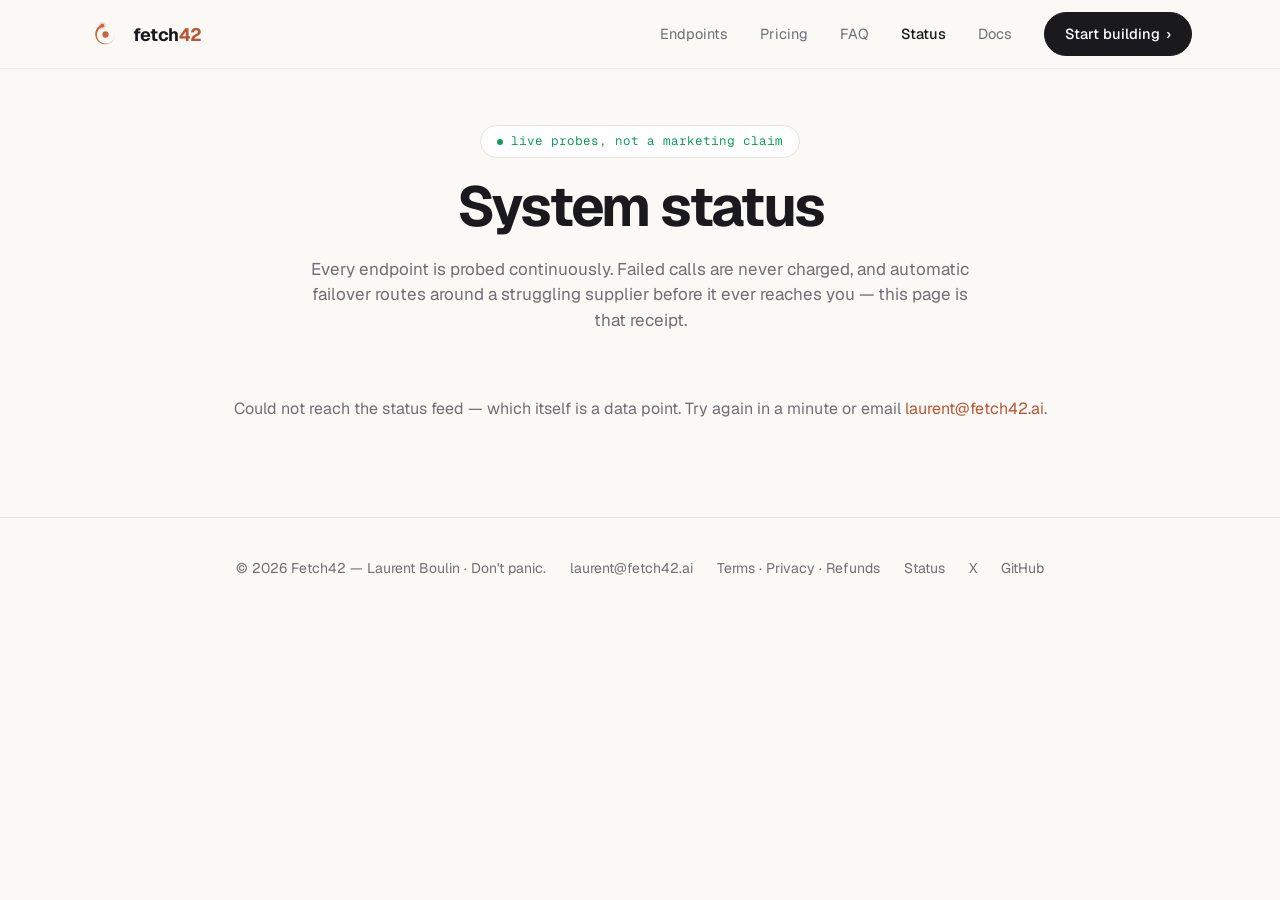
<file: status/index.html>
<!DOCTYPE html><!--pHdifAk3UkpWG4z5HvpSp--><html lang="en" class="__variable_8adcd2 __variable_46451f"><head><meta charSet="utf-8"/><meta name="viewport" content="width=device-width, initial-scale=1"/><link rel="preload" href="/_next/static/media/0b78ff376f6b9734-s.p.woff2" as="font" crossorigin="" type="font/woff2"/><link rel="preload" href="/_next/static/media/723e11e5093b8e80.p.woff2" as="font" crossorigin="" type="font/woff2"/><link rel="preload" as="image" href="/assets/mark.svg"/><link rel="stylesheet" href="/_next/static/css/c44072d3e68d1dbc.css" data-precedence="next"/><link rel="preload" as="script" fetchPriority="low" href="/_next/static/chunks/webpack-0a627bf48e04bdc2.js"/><script src="/_next/static/chunks/f625b344-4dca96ade7eb2f50.js" async=""></script><script src="/_next/static/chunks/635-7951fe9ed20d33b3.js" async=""></script><script src="/_next/static/chunks/main-app-c0425e76e517abec.js" async=""></script><script src="/_next/static/chunks/app/status/page-f6ad7f3d40037b0a.js" async=""></script><meta name="next-size-adjust" content=""/><title>Fetch42 — Status</title><meta name="description" content="Live reliability data for Fetch42 — real probe results per capability and per supplier, not a marketing number."/><link rel="canonical" href="https://fetch42.ai/status/"/><meta property="og:title" content="Fetch42 — Status"/><meta property="og:description" content="Live reliability data for Fetch42 — real probe results per capability and per supplier, not a marketing number."/><meta property="og:url" content="https://fetch42.ai/status/"/><meta name="twitter:card" content="summary_large_image"/><meta name="twitter:site" content="@fetch42ai"/><meta name="twitter:title" content="Fetch42 — Status"/><meta name="twitter:description" content="Live reliability data for Fetch42 — real probe results per capability and per supplier, not a marketing number."/><link rel="icon" href="/favicon.ico"/><link rel="apple-touch-icon" href="/assets/icon-180.png"/><script>try{if(localStorage.getItem("sb-ubdleklnejuayewxbqev-auth-token"))document.documentElement.classList.add("authed")}catch(e){}</script><script src="/_next/static/chunks/polyfills-42372ed130431b0a.js" noModule=""></script></head><body><div hidden=""><!--$--><!--/$--></div><nav class="sticky top-0 z-20 border-b border-line/60 bg-bg/85 backdrop-blur-xl"><div class="mx-auto flex h-[68px] max-w-6xl items-center justify-between px-6"><a href="/" class="flex items-center gap-2.5 text-[18px] font-bold tracking-tight text-fg"><img src="/assets/mark.svg" alt="" class="h-[35px] w-[35px]"/><span>fetch<span class="text-brand2">42</span></span></a><div class="flex items-center gap-8 text-[14.5px]"><a href="/endpoints/" class="hidden text-mut hover:text-fg sm:block">Endpoints</a><a href="/#pricing" class="hidden text-mut hover:text-fg sm:block">Pricing</a><a href="/#faq" class="hidden text-mut hover:text-fg sm:block">FAQ</a><a href="/status/" class="hidden font-medium text-fg sm:block">Status</a><a href="/docs/" class="hidden text-mut hover:text-fg sm:block">Docs</a><a href="/dashboard/" class="nav-cta-anon group flex h-[44px] items-center gap-1.5 rounded-full border border-fg bg-fg px-5 text-[14.5px] font-medium text-white hover:border-black hover:bg-black">Start building<span class="transition-transform group-hover:translate-x-0.5">›</span></a><a href="/dashboard/" class="nav-cta-authed group flex h-[44px] items-center gap-1.5 rounded-full border border-line2 px-5 text-[14.5px] font-medium text-fg hover:border-mut">Dashboard<span class="transition-transform group-hover:translate-x-0.5">›</span></a></div></div></nav><main class="mx-auto max-w-6xl px-6 pb-24 pt-14 text-center"><p class="mx-auto mb-5 w-fit rounded-full border border-line bg-bg2 px-4 py-1.5 font-mono text-[12.5px] text-mint"><span class="mr-2 inline-block h-1.5 w-1.5 rounded-full bg-mint align-middle"></span>live probes, not a marketing claim</p><h1 class="text-[42px] font-bold leading-[1.05] tracking-[-0.04em] sm:text-[56px]">System status</h1><p class="mx-auto mt-5 max-w-2xl text-[17px] text-mut">Every endpoint is probed continuously. Failed calls are never charged, and automatic failover routes around a struggling supplier before it ever reaches you — this page is that receipt.</p><p class="mt-16 text-center font-mono text-[14px] text-mut">Loading live data…</p></main><footer class="border-t border-line"><div class="mx-auto flex max-w-6xl flex-wrap items-center justify-center gap-6 px-6 py-10 text-[14px] text-mut"><span>© 2026 Fetch42 — Laurent Boulin · Don&#x27;t panic.</span><a href="mailto:laurent@fetch42.ai" class="hover:text-fg">laurent@fetch42.ai</a><a href="/legal.html" class="hover:text-fg">Terms · Privacy · Refunds</a><a href="/status/" class="hover:text-fg">Status</a><a href="https://x.com/fetch42ai" class="hover:text-fg">X</a><a href="https://github.com/fetch42" class="hover:text-fg">GitHub</a></div></footer><!--$--><!--/$--><script type="application/ld+json">{"@context":"https://schema.org","@graph":[{"@type":"Organization","@id":"https://fetch42.ai/#org","name":"Fetch42","url":"https://fetch42.ai","logo":"https://fetch42.ai/assets/icon-180.png","sameAs":["https://x.com/fetch42ai","https://github.com/fetch42"]},{"@type":"WebSite","@id":"https://fetch42.ai/#website","name":"Fetch42","url":"https://fetch42.ai","publisher":{"@id":"https://fetch42.ai/#org"}}]}</script><script type="module" defer="" src="https://static.cloudflareinsights.com/beacon.min.js" data-cf-beacon="{&quot;token&quot;: &quot;3118c88f274a4ce69428687589707360&quot;}"></script><script src="/_next/static/chunks/webpack-0a627bf48e04bdc2.js" id="_R_" async=""></script><script>(self.__next_f=self.__next_f||[]).push([0])</script><script>self.__next_f.push([1,"1:\"$Sreact.fragment\"\n2:I[2366,[],\"\"]\n3:I[2484,[],\"\"]\na:I[3718,[],\"\"]\n:HL[\"/_next/static/media/0b78ff376f6b9734-s.p.woff2\",\"font\",{\"crossOrigin\":\"\",\"type\":\"font/woff2\"}]\n:HL[\"/_next/static/media/723e11e5093b8e80.p.woff2\",\"font\",{\"crossOrigin\":\"\",\"type\":\"font/woff2\"}]\n:HL[\"/_next/static/css/c44072d3e68d1dbc.css\",\"style\"]\n"])</script><script>self.__next_f.push([1,"0:{\"P\":null,\"b\":\"pHdifAk3UkpWG4z5HvpSp\",\"p\":\"\",\"c\":[\"\",\"status\",\"\"],\"i\":false,\"f\":[[[\"\",{\"children\":[\"status\",{\"children\":[\"__PAGE__\",{}]}]},\"$undefined\",\"$undefined\",true],[\"\",[\"$\",\"$1\",\"c\",{\"children\":[[[\"$\",\"link\",\"0\",{\"rel\":\"stylesheet\",\"href\":\"/_next/static/css/c44072d3e68d1dbc.css\",\"precedence\":\"next\",\"crossOrigin\":\"$undefined\",\"nonce\":\"$undefined\"}]],[\"$\",\"html\",null,{\"lang\":\"en\",\"className\":\"__variable_8adcd2 __variable_46451f\",\"children\":[[\"$\",\"head\",null,{\"children\":[\"$\",\"script\",null,{\"dangerouslySetInnerHTML\":{\"__html\":\"try{if(localStorage.getItem(\\\"sb-ubdleklnejuayewxbqev-auth-token\\\"))document.documentElement.classList.add(\\\"authed\\\")}catch(e){}\"}}]}],[\"$\",\"body\",null,{\"children\":[[\"$\",\"$L2\",null,{\"parallelRouterKey\":\"children\",\"error\":\"$undefined\",\"errorStyles\":\"$undefined\",\"errorScripts\":\"$undefined\",\"template\":[\"$\",\"$L3\",null,{}],\"templateStyles\":\"$undefined\",\"templateScripts\":\"$undefined\",\"notFound\":[[[\"$\",\"title\",null,{\"children\":\"404: This page could not be found.\"}],[\"$\",\"div\",null,{\"style\":{\"fontFamily\":\"system-ui,\\\"Segoe UI\\\",Roboto,Helvetica,Arial,sans-serif,\\\"Apple Color Emoji\\\",\\\"Segoe UI Emoji\\\"\",\"height\":\"100vh\",\"textAlign\":\"center\",\"display\":\"flex\",\"flexDirection\":\"column\",\"alignItems\":\"center\",\"justifyContent\":\"center\"},\"children\":[\"$\",\"div\",null,{\"children\":[[\"$\",\"style\",null,{\"dangerouslySetInnerHTML\":{\"__html\":\"body{color:#000;background:#fff;margin:0}.next-error-h1{border-right:1px solid rgba(0,0,0,.3)}@media (prefers-color-scheme:dark){body{color:#fff;background:#000}.next-error-h1{border-right:1px solid rgba(255,255,255,.3)}}\"}}],[\"$\",\"h1\",null,{\"className\":\"next-error-h1\",\"style\":{\"display\":\"inline-block\",\"margin\":\"0 20px 0 0\",\"padding\":\"0 23px 0 0\",\"fontSize\":24,\"fontWeight\":500,\"verticalAlign\":\"top\",\"lineHeight\":\"49px\"},\"children\":404}],[\"$\",\"div\",null,{\"style\":{\"display\":\"inline-block\"},\"children\":[\"$\",\"h2\",null,{\"style\":{\"fontSize\":14,\"fontWeight\":400,\"lineHeight\":\"49px\",\"margin\":0},\"children\":\"This page could not be found.\"}]}]]}]}]],[]],\"forbidden\":\"$undefined\",\"unauthorized\":\"$undefined\"}],[\"$\",\"script\",null,{\"type\":\"application/ld+json\",\"dangerouslySetInnerHTML\":{\"__html\":\"{\\\"@context\\\":\\\"https://schema.org\\\",\\\"@graph\\\":[{\\\"@type\\\":\\\"Organization\\\",\\\"@id\\\":\\\"https://fetch42.ai/#org\\\",\\\"name\\\":\\\"Fetch42\\\",\\\"url\\\":\\\"https://fetch42.ai\\\",\\\"logo\\\":\\\"https://fetch42.ai/assets/icon-180.png\\\",\\\"sameAs\\\":[\\\"https://x.com/fetch42ai\\\",\\\"https://github.com/fetch42\\\"]},{\\\"@type\\\":\\\"WebSite\\\",\\\"@id\\\":\\\"https://fetch42.ai/#website\\\",\\\"name\\\":\\\"Fetch42\\\",\\\"url\\\":\\\"https://fetch42.ai\\\",\\\"publisher\\\":{\\\"@id\\\":\\\"https://fetch42.ai/#org\\\"}}]}\"}}]]}],[\"$\",\"script\",null,{\"type\":\"module\",\"defer\":true,\"src\":\"https://static.cloudflareinsights.com/beacon.min.js\",\"data-cf-beacon\":\"{\\\"token\\\": \\\"3118c88f274a4ce69428687589707360\\\"}\"}]]}]]}],{\"children\":[\"status\",[\"$\",\"$1\",\"c\",{\"children\":[null,[\"$\",\"$L2\",null,{\"parallelRouterKey\":\"children\",\"error\":\"$undefined\",\"errorStyles\":\"$undefined\",\"errorScripts\":\"$undefined\",\"template\":[\"$\",\"$L3\",null,{}],\"templateStyles\":\"$undefined\",\"templateScripts\":\"$undefined\",\"notFound\":\"$undefined\",\"forbidden\":\"$undefined\",\"unauthorized\":\"$undefined\"}]]}],{\"children\":[\"__PAGE__\",[\"$\",\"$1\",\"c\",{\"children\":[[[\"$\",\"nav\",null,{\"className\":\"sticky top-0 z-20 border-b border-line/60 bg-bg/85 backdrop-blur-xl\",\"children\":[\"$\",\"div\",null,{\"className\":\"mx-auto flex h-[68px] max-w-6xl items-center justify-between px-6\",\"children\":[[\"$\",\"a\",null,{\"href\":\"/\",\"className\":\"flex items-center gap-2.5 text-[18px] font-bold tracking-tight text-fg\",\"children\":[[\"$\",\"img\",null,{\"src\":\"/assets/mark.svg\",\"alt\":\"\",\"className\":\"h-[35px] w-[35px]\"}],[\"$\",\"span\",null,{\"children\":[\"fetch\",[\"$\",\"span\",null,{\"className\":\"text-brand2\",\"children\":\"42\"}]]}]]}],[\"$\",\"div\",null,{\"className\":\"flex items-center gap-8 text-[14.5px]\",\"children\":[[\"$\",\"a\",null,{\"href\":\"/endpoints/\",\"className\":\"hidden text-mut hover:text-fg sm:block\",\"children\":\"Endpoints\"}],[\"$\",\"a\",null,{\"href\":\"/#pricing\",\"className\":\"hidden text-mut hover:text-fg sm:block\",\"children\":\"Pricing\"}],[\"$\",\"a\",null,{\"href\":\"/#faq\",\"className\":\"hidden text-mut hover:text-fg sm:block\",\"children\":\"FAQ\"}],[\"$\",\"a\",null,{\"href\":\"/status/\",\"className\":\"hidden font-medium text-fg sm:block\",\"children\":\"Status\"}],[\"$\",\"a\",null,{\"href\":\"/docs/\",\"className\":\"hidden text-mut hover:text-fg sm:block\",\"children\":\"Docs\"}],[[\"$\",\"a\",null,{\"href\":\"/dashboard/\",\"className\":\"nav-cta-anon group flex h-[44px] items-center gap-1.5 rounded-full border border-fg bg-fg px-5 text-[14.5px] font-medium text-white hover:border-black hover:bg-black\",\"children\":[\"Start building\",\"$L4\"]}],\"$L5\"]]}]]}]}],\"$L6\",\"$L7\"],null,\"$L8\"]}],{},null,false]},null,false]},null,false],\"$L9\",false]],\"m\":\"$undefined\",\"G\":[\"$a\",[]],\"s\":false,\"S\":true}\n"])</script><script>self.__next_f.push([1,"b:I[5956,[\"557\",\"static/chunks/app/status/page-f6ad7f3d40037b0a.js\"],\"default\"]\nc:I[2183,[],\"OutletBoundary\"]\ne:I[9814,[],\"AsyncMetadataOutlet\"]\n10:I[2183,[],\"ViewportBoundary\"]\n12:I[2183,[],\"MetadataBoundary\"]\n13:\"$Sreact.suspense\"\n4:[\"$\",\"span\",null,{\"className\":\"transition-transform group-hover:translate-x-0.5\",\"children\":\"›\"}]\n5:[\"$\",\"a\",null,{\"href\":\"/dashboard/\",\"className\":\"nav-cta-authed group flex h-[44px] items-center gap-1.5 rounded-full border border-line2 px-5 text-[14.5px] font-medium text-fg hover:border-mut\",\"children\":[\"Dashboard\",[\"$\",\"span\",null,{\"className\":\"transition-transform group-hover:translate-x-0.5\",\"children\":\"›\"}]]}]\n"])</script><script>self.__next_f.push([1,"6:[\"$\",\"main\",null,{\"className\":\"mx-auto max-w-6xl px-6 pb-24 pt-14 text-center\",\"children\":[[\"$\",\"p\",null,{\"className\":\"mx-auto mb-5 w-fit rounded-full border border-line bg-bg2 px-4 py-1.5 font-mono text-[12.5px] text-mint\",\"children\":[[\"$\",\"span\",null,{\"className\":\"mr-2 inline-block h-1.5 w-1.5 rounded-full bg-mint align-middle\"}],\"live probes, not a marketing claim\"]}],[\"$\",\"h1\",null,{\"className\":\"text-[42px] font-bold leading-[1.05] tracking-[-0.04em] sm:text-[56px]\",\"children\":\"System status\"}],[\"$\",\"p\",null,{\"className\":\"mx-auto mt-5 max-w-2xl text-[17px] text-mut\",\"children\":\"Every endpoint is probed continuously. Failed calls are never charged, and automatic failover routes around a struggling supplier before it ever reaches you — this page is that receipt.\"}],[\"$\",\"$Lb\",null,{}]]}]\n"])</script><script>self.__next_f.push([1,"7:[\"$\",\"footer\",null,{\"className\":\"border-t border-line\",\"children\":[\"$\",\"div\",null,{\"className\":\"mx-auto flex max-w-6xl flex-wrap items-center justify-center gap-6 px-6 py-10 text-[14px] text-mut\",\"children\":[[\"$\",\"span\",null,{\"children\":\"© 2026 Fetch42 — Laurent Boulin · Don't panic.\"}],[\"$\",\"a\",null,{\"href\":\"mailto:laurent@fetch42.ai\",\"className\":\"hover:text-fg\",\"children\":\"laurent@fetch42.ai\"}],[\"$\",\"a\",null,{\"href\":\"/legal.html\",\"className\":\"hover:text-fg\",\"children\":\"Terms · Privacy · Refunds\"}],[\"$\",\"a\",null,{\"href\":\"/status/\",\"className\":\"hover:text-fg\",\"children\":\"Status\"}],[\"$\",\"a\",null,{\"href\":\"https://x.com/fetch42ai\",\"className\":\"hover:text-fg\",\"children\":\"X\"}],[\"$\",\"a\",null,{\"href\":\"https://github.com/fetch42\",\"className\":\"hover:text-fg\",\"children\":\"GitHub\"}]]}]}]\n"])</script><script>self.__next_f.push([1,"8:[\"$\",\"$Lc\",null,{\"children\":[\"$Ld\",[\"$\",\"$Le\",null,{\"promise\":\"$@f\"}]]}]\n9:[\"$\",\"$1\",\"h\",{\"children\":[null,[[\"$\",\"$L10\",null,{\"children\":\"$L11\"}],[\"$\",\"meta\",null,{\"name\":\"next-size-adjust\",\"content\":\"\"}]],[\"$\",\"$L12\",null,{\"children\":[\"$\",\"div\",null,{\"hidden\":true,\"children\":[\"$\",\"$13\",null,{\"fallback\":null,\"children\":\"$L14\"}]}]}]]}]\n"])</script><script>self.__next_f.push([1,"11:[[\"$\",\"meta\",\"0\",{\"charSet\":\"utf-8\"}],[\"$\",\"meta\",\"1\",{\"name\":\"viewport\",\"content\":\"width=device-width, initial-scale=1\"}]]\nd:null\n"])</script><script>self.__next_f.push([1,"15:I[7158,[],\"IconMark\"]\n"])</script><script>self.__next_f.push([1,"f:{\"metadata\":[[\"$\",\"title\",\"0\",{\"children\":\"Fetch42 — Status\"}],[\"$\",\"meta\",\"1\",{\"name\":\"description\",\"content\":\"Live reliability data for Fetch42 — real probe results per capability and per supplier, not a marketing number.\"}],[\"$\",\"link\",\"2\",{\"rel\":\"canonical\",\"href\":\"https://fetch42.ai/status/\"}],[\"$\",\"meta\",\"3\",{\"property\":\"og:title\",\"content\":\"Fetch42 — Status\"}],[\"$\",\"meta\",\"4\",{\"property\":\"og:description\",\"content\":\"Live reliability data for Fetch42 — real probe results per capability and per supplier, not a marketing number.\"}],[\"$\",\"meta\",\"5\",{\"property\":\"og:url\",\"content\":\"https://fetch42.ai/status/\"}],[\"$\",\"meta\",\"6\",{\"name\":\"twitter:card\",\"content\":\"summary_large_image\"}],[\"$\",\"meta\",\"7\",{\"name\":\"twitter:site\",\"content\":\"@fetch42ai\"}],[\"$\",\"meta\",\"8\",{\"name\":\"twitter:title\",\"content\":\"Fetch42 — Status\"}],[\"$\",\"meta\",\"9\",{\"name\":\"twitter:description\",\"content\":\"Live reliability data for Fetch42 — real probe results per capability and per supplier, not a marketing number.\"}],[\"$\",\"link\",\"10\",{\"rel\":\"icon\",\"href\":\"/favicon.ico\"}],[\"$\",\"link\",\"11\",{\"rel\":\"apple-touch-icon\",\"href\":\"/assets/icon-180.png\"}],[\"$\",\"$L15\",\"12\",{}]],\"error\":null,\"digest\":\"$undefined\"}\n"])</script><script>self.__next_f.push([1,"14:\"$f:metadata\"\n"])</script></body></html>
</file>
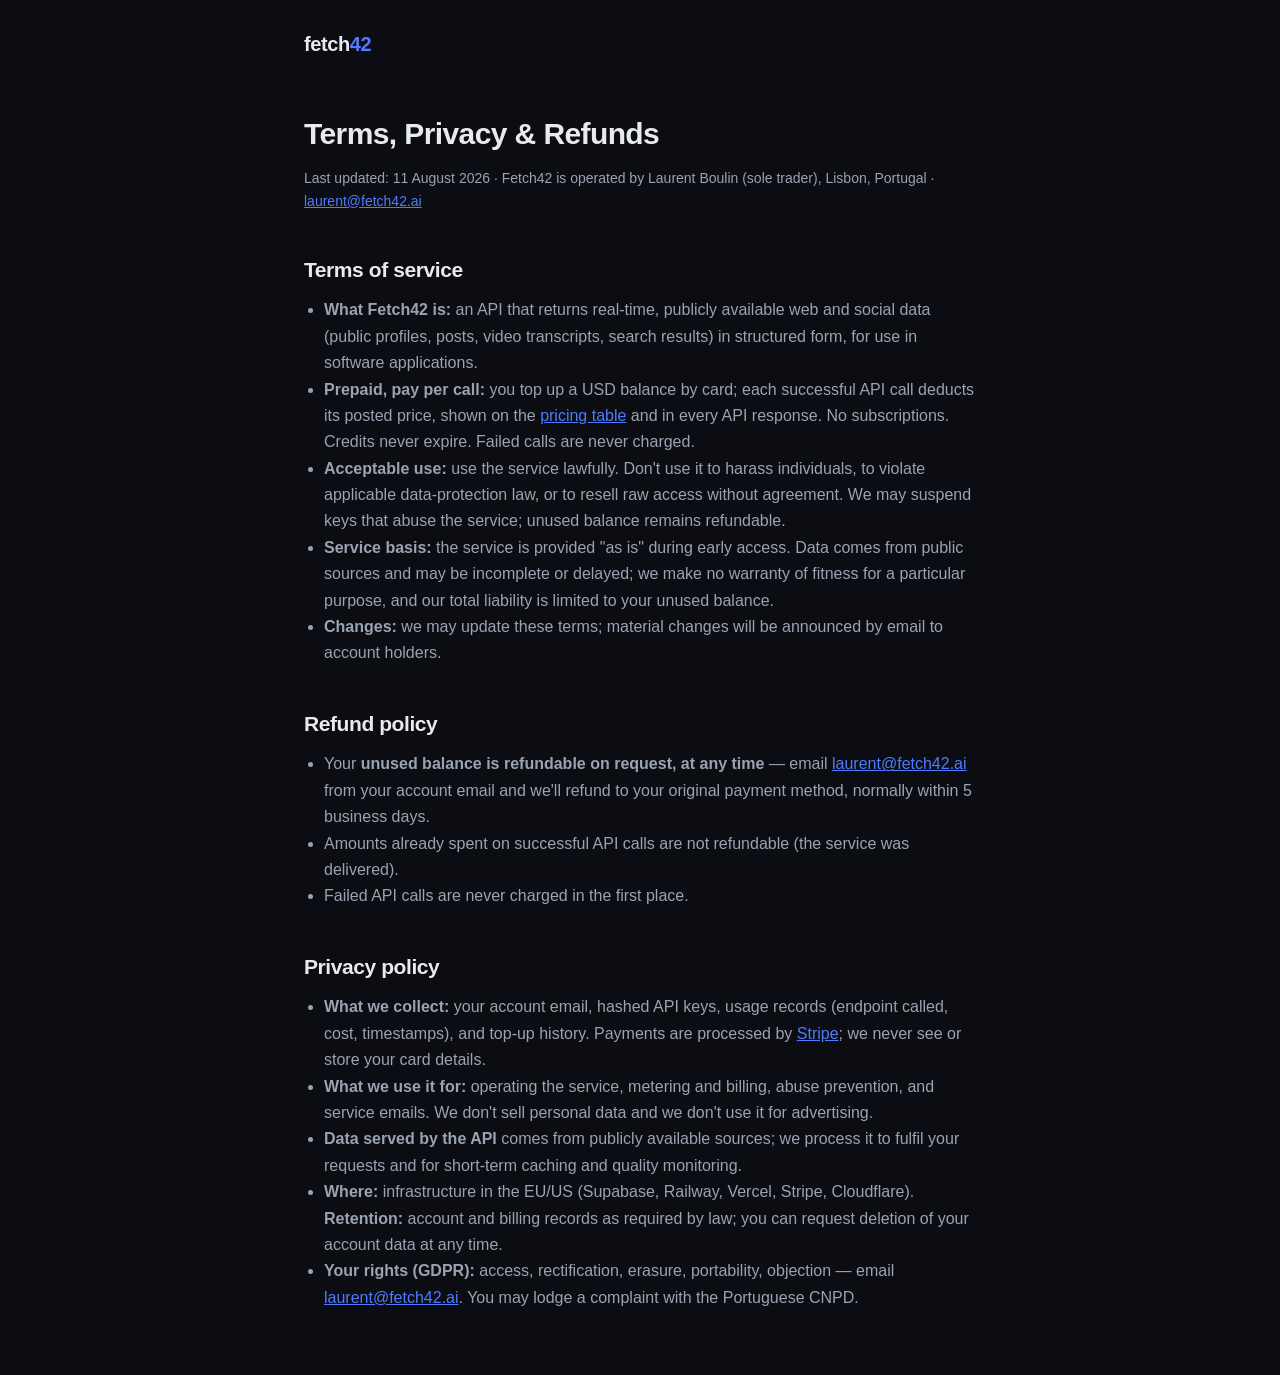
<file: legal.html>
<!doctype html>
<html lang="en">
<head>
<meta charset="utf-8">
<meta name="viewport" content="width=device-width, initial-scale=1">
<title>Fetch42 — Terms, Privacy &amp; Refunds</title>
<link rel="icon" href="/favicon.ico" sizes="48x48">
<style>
  :root { --bg:#0b0d12; --text:#e8eaf0; --muted:#9aa3b2; --accent:#4f7cff; --line:#1f2430; }
  * { box-sizing:border-box; margin:0; }
  body { background:var(--bg); color:var(--text); font:16px/1.65 -apple-system, BlinkMacSystemFont, "Segoe UI", Roboto, sans-serif; }
  .wrap { max-width:720px; margin:0 auto; padding:0 24px 64px; }
  header { padding:28px 0 8px; }
  .logo { font-weight:700; font-size:20px; letter-spacing:-.02em; }
  .logo a { color:var(--text); text-decoration:none; }
  .logo span { color:var(--accent); }
  h1 { font-size:30px; letter-spacing:-.02em; margin:40px 0 8px; }
  h2 { font-size:21px; letter-spacing:-.02em; margin:40px 0 10px; }
  p, li { color:var(--muted); }
  ul { padding-left:20px; }
  .updated { font-size:14px; }
  a { color:var(--accent); }
</style>
</head>
<body>
<div class="wrap">
  <header><div class="logo"><a href="/">fetch<span>42</span></a></div></header>

  <h1>Terms, Privacy &amp; Refunds</h1>
  <p class="updated">Last updated: 11 August 2026 · Fetch42 is operated by Laurent Boulin (sole trader), Lisbon, Portugal · <a href="mailto:laurent@fetch42.ai">laurent@fetch42.ai</a></p>

  <h2 id="terms">Terms of service</h2>
  <ul>
    <li><b>What Fetch42 is:</b> an API that returns real-time, publicly available web and social data (public profiles, posts, video transcripts, search results) in structured form, for use in software applications.</li>
    <li><b>Prepaid, pay per call:</b> you top up a USD balance by card; each successful API call deducts its posted price, shown on the <a href="/">pricing table</a> and in every API response. No subscriptions. Credits never expire. Failed calls are never charged.</li>
    <li><b>Acceptable use:</b> use the service lawfully. Don't use it to harass individuals, to violate applicable data-protection law, or to resell raw access without agreement. We may suspend keys that abuse the service; unused balance remains refundable.</li>
    <li><b>Service basis:</b> the service is provided "as is" during early access. Data comes from public sources and may be incomplete or delayed; we make no warranty of fitness for a particular purpose, and our total liability is limited to your unused balance.</li>
    <li><b>Changes:</b> we may update these terms; material changes will be announced by email to account holders.</li>
  </ul>

  <h2 id="refunds">Refund policy</h2>
  <ul>
    <li>Your <b>unused balance is refundable on request, at any time</b> — email <a href="mailto:laurent@fetch42.ai">laurent@fetch42.ai</a> from your account email and we'll refund to your original payment method, normally within 5 business days.</li>
    <li>Amounts already spent on successful API calls are not refundable (the service was delivered).</li>
    <li>Failed API calls are never charged in the first place.</li>
  </ul>

  <h2 id="privacy">Privacy policy</h2>
  <ul>
    <li><b>What we collect:</b> your account email, hashed API keys, usage records (endpoint called, cost, timestamps), and top-up history. Payments are processed by <a href="https://stripe.com">Stripe</a>; we never see or store your card details.</li>
    <li><b>What we use it for:</b> operating the service, metering and billing, abuse prevention, and service emails. We don't sell personal data and we don't use it for advertising.</li>
    <li><b>Data served by the API</b> comes from publicly available sources; we process it to fulfil your requests and for short-term caching and quality monitoring.</li>
    <li><b>Where:</b> infrastructure in the EU/US (Supabase, Railway, Vercel, Stripe, Cloudflare). <b>Retention:</b> account and billing records as required by law; you can request deletion of your account data at any time.</li>
    <li><b>Your rights (GDPR):</b> access, rectification, erasure, portability, objection — email <a href="mailto:laurent@fetch42.ai">laurent@fetch42.ai</a>. You may lodge a complaint with the Portuguese CNPD.</li>
  </ul>
</div>
<!-- Cloudflare Web Analytics --><script type='module' src='https://static.cloudflareinsights.com/beacon.min.js' data-cf-beacon='{"token": "3118c88f274a4ce69428687589707360"}'></script><!-- End Cloudflare Web Analytics -->
</body>
</html>
</file>
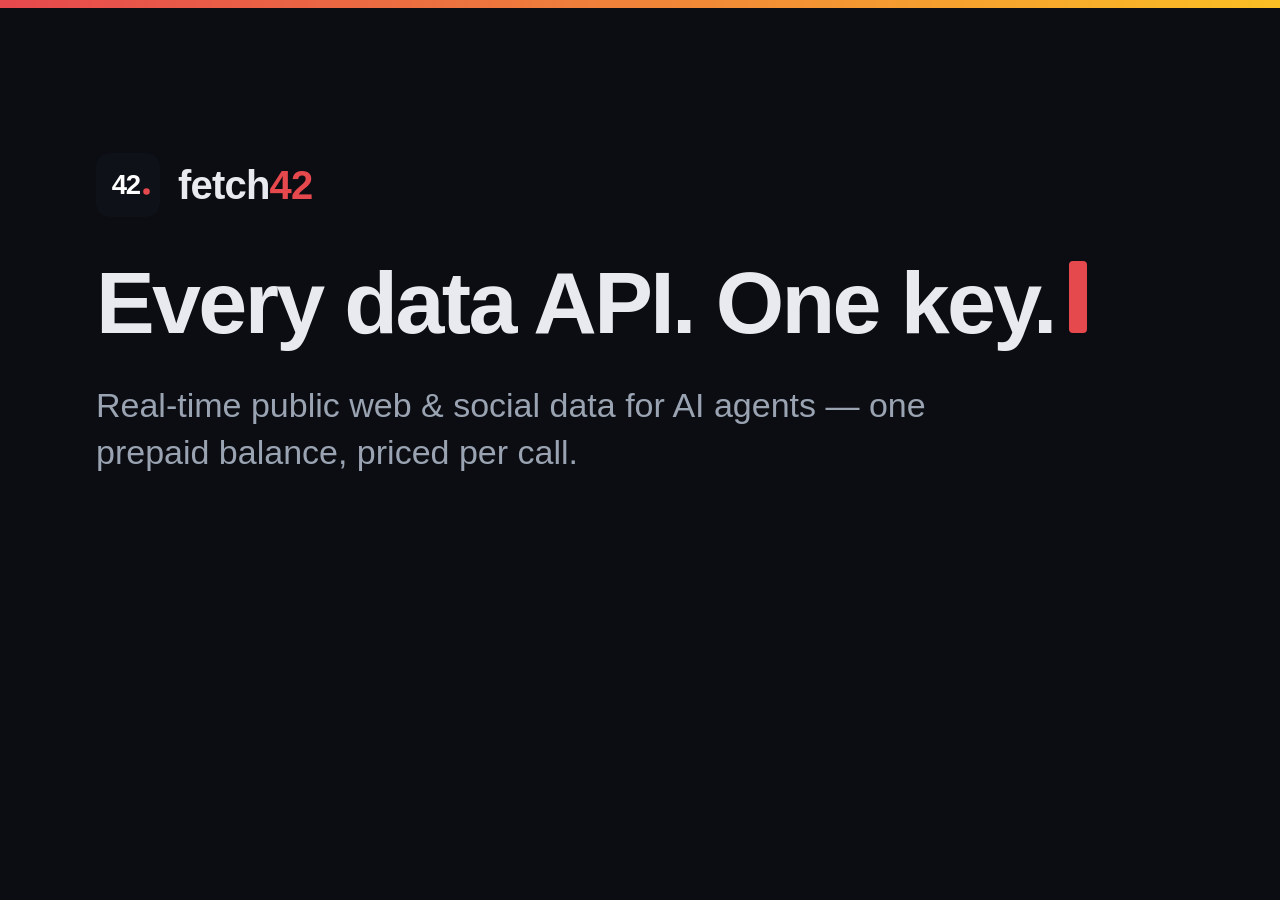
<file: og.html>
<!doctype html><html><head><meta charset="utf-8"><style>
  * { margin:0; box-sizing:border-box; }
  body { width:1200px; height:630px; background:#0b0d12; color:#e8eaf0;
         font-family:-apple-system,"Helvetica Neue",Arial,sans-serif;
         display:flex; flex-direction:column; justify-content:center; padding:0 96px; }
  .logo { font-size:40px; font-weight:700; letter-spacing:-.02em; margin-bottom:40px; }
  .logo span { color:#E5484D; }
  h1 { font-size:88px; font-weight:800; letter-spacing:-.03em; line-height:1.05; }
  h1 .cursor { display:inline-block; width:18px; height:72px; background:#E5484D; margin-left:14px; border-radius:4px; }
  p { font-size:34px; color:#9aa3b2; margin-top:32px; max-width:900px; line-height:1.4; }
  .bar { position:absolute; left:0; top:0; width:100%; height:8px;
         background:linear-gradient(90deg,#E5484D,#fbbf24); }
</style></head><body>
  <div class="bar"></div>
  <div class="logo" style="display:flex;align-items:center;gap:18px"><img src="logo.svg" style="width:64px;height:64px;border-radius:14px"><div>fetch<span>42</span></div></div>
  <h1>Every data API. One key.<span class="cursor"></span></h1>
  <p>Real-time public web &amp; social data for AI agents — one prepaid balance, priced per call.</p>
</body></html>
</file>
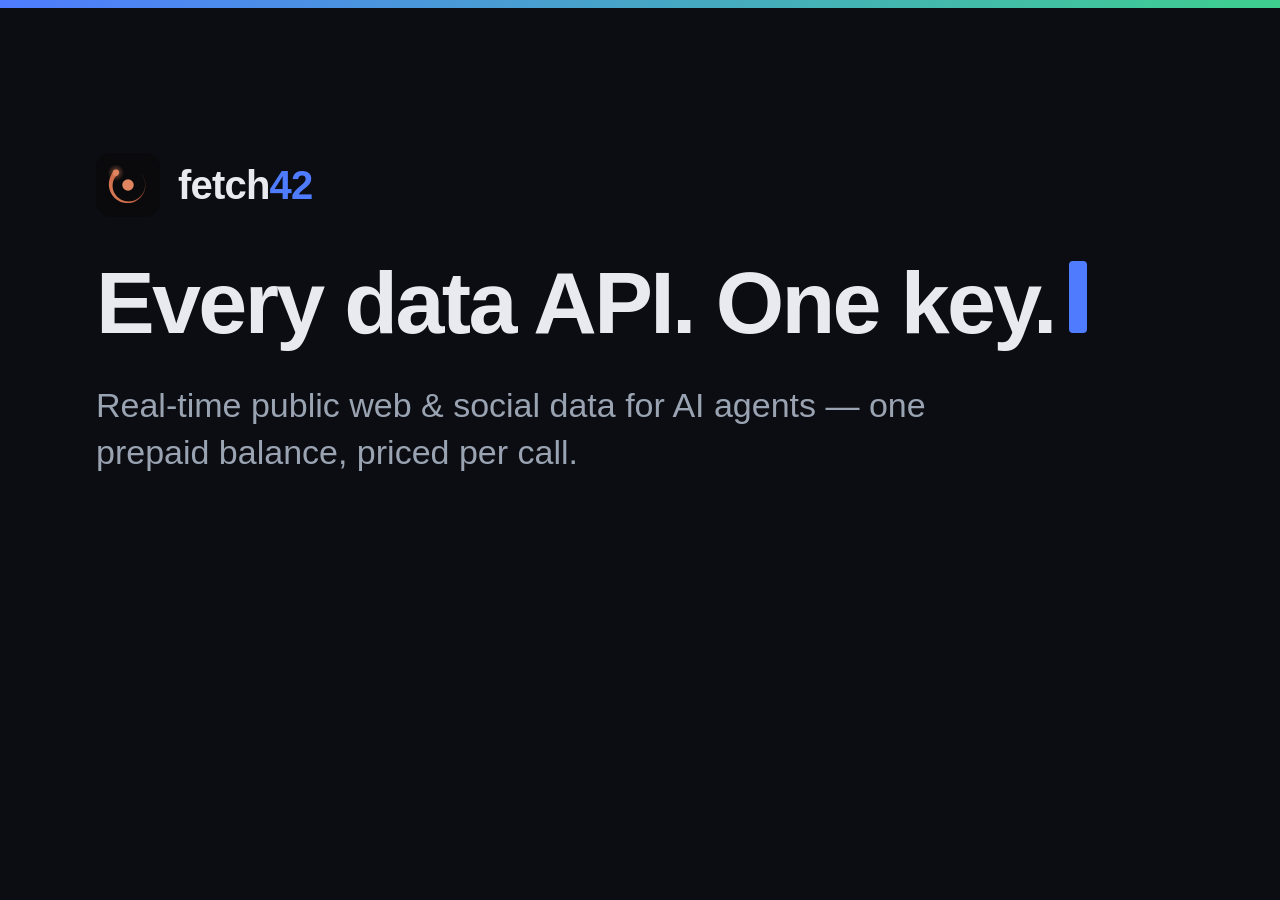
<file: assets/og.html>
<!doctype html><html><head><meta charset="utf-8"><style>
  * { margin:0; box-sizing:border-box; }
  body { width:1200px; height:630px; background:#0b0d12; color:#e8eaf0;
         font-family:-apple-system,"Helvetica Neue",Arial,sans-serif;
         display:flex; flex-direction:column; justify-content:center; padding:0 96px; }
  .logo { font-size:40px; font-weight:700; letter-spacing:-.02em; margin-bottom:40px; }
  .logo span { color:#4f7cff; }
  h1 { font-size:88px; font-weight:800; letter-spacing:-.03em; line-height:1.05; }
  h1 .cursor { display:inline-block; width:18px; height:72px; background:#4f7cff; margin-left:14px; border-radius:4px; }
  p { font-size:34px; color:#9aa3b2; margin-top:32px; max-width:900px; line-height:1.4; }
  .bar { position:absolute; left:0; top:0; width:100%; height:8px;
         background:linear-gradient(90deg,#4f7cff,#3ecf8e); }
</style></head><body>
  <div class="bar"></div>
  <div class="logo" style="display:flex;align-items:center;gap:18px"><img src="logo.svg" style="width:64px;height:64px;border-radius:14px"><div>fetch<span>42</span></div></div>
  <h1>Every data API. One key.<span class="cursor"></span></h1>
  <p>Real-time public web &amp; social data for AI agents — one prepaid balance, priced per call.</p>
</body></html>
</file>
<file: _next/static/css/c44072d3e68d1dbc.css>
@font-face{font-family:GeistMono;src:url(/_next/static/media/723e11e5093b8e80.p.woff2) format("woff2");font-display:swap;font-weight:100 900}.__className_46451f{font-family:GeistMono,ui-monospace,SFMono-Regular,Roboto Mono,Menlo,Monaco,Liberation Mono,DejaVu Sans Mono,Courier New,monospace}.__variable_46451f{--font-geist-mono:"GeistMono",ui-monospace,SFMono-Regular,Roboto Mono,Menlo,Monaco,Liberation Mono,DejaVu Sans Mono,Courier New,monospace}@font-face{font-family:GeistSans;src:url(/_next/static/media/0b78ff376f6b9734-s.p.woff2) format("woff2");font-display:swap;font-weight:100 900}@font-face{font-family:GeistSans Fallback;src:local("Arial");ascent-override:94.56%;descent-override:27.76%;line-gap-override:0.00%;size-adjust:106.28%}.__className_8adcd2{font-family:GeistSans,GeistSans Fallback}.__variable_8adcd2{--font-geist-sans:"GeistSans","GeistSans Fallback"}

/*! tailwindcss v4.3.3 | MIT License | https://tailwindcss.com */@layer properties{@supports (((-webkit-hyphens:none)) and (not (margin-trim:inline))) or ((-moz-orient:inline) and (not (color:rgb(from red r g b)))){*,::backdrop,:after,:before{--tw-translate-x:0;--tw-translate-y:0;--tw-translate-z:0;--tw-rotate-x:initial;--tw-rotate-y:initial;--tw-rotate-z:initial;--tw-skew-x:initial;--tw-skew-y:initial;--tw-space-y-reverse:0;--tw-border-style:solid;--tw-leading:initial;--tw-font-weight:initial;--tw-tracking:initial;--tw-shadow:0 0 #0000;--tw-shadow-color:initial;--tw-shadow-alpha:100%;--tw-inset-shadow:0 0 #0000;--tw-inset-shadow-color:initial;--tw-inset-shadow-alpha:100%;--tw-ring-color:initial;--tw-ring-shadow:0 0 #0000;--tw-inset-ring-color:initial;--tw-inset-ring-shadow:0 0 #0000;--tw-ring-inset:initial;--tw-ring-offset-width:0px;--tw-ring-offset-color:#fff;--tw-ring-offset-shadow:0 0 #0000;--tw-blur:initial;--tw-brightness:initial;--tw-contrast:initial;--tw-grayscale:initial;--tw-hue-rotate:initial;--tw-invert:initial;--tw-opacity:initial;--tw-saturate:initial;--tw-sepia:initial;--tw-drop-shadow:initial;--tw-drop-shadow-color:initial;--tw-drop-shadow-alpha:100%;--tw-drop-shadow-size:initial;--tw-backdrop-blur:initial;--tw-backdrop-brightness:initial;--tw-backdrop-contrast:initial;--tw-backdrop-grayscale:initial;--tw-backdrop-hue-rotate:initial;--tw-backdrop-invert:initial;--tw-backdrop-opacity:initial;--tw-backdrop-saturate:initial;--tw-backdrop-sepia:initial;--tw-ease:initial}}}@layer theme{:host,:root{--font-sans:var(--font-geist-sans),ui-sans-serif,system-ui,sans-serif;--font-mono:var(--font-geist-mono),ui-monospace,"SF Mono",monospace;--color-red-400:oklch(70.4% .191 22.216);--color-red-500:oklch(63.7% .237 25.331);--color-amber-400:oklch(82.8% .189 84.429);--color-amber-500:oklch(76.9% .188 70.08);--color-black:#000;--color-white:#fff;--spacing:.25rem;--container-2xl:42rem;--container-3xl:48rem;--container-4xl:56rem;--container-5xl:64rem;--container-6xl:72rem;--text-sm:.875rem;--text-sm--line-height:calc(1.25 / .875);--font-weight-medium:500;--font-weight-semibold:600;--font-weight-bold:700;--tracking-tight:-.025em;--leading-relaxed:1.625;--radius-md:.375rem;--radius-xl:.75rem;--radius-2xl:1rem;--ease-in:cubic-bezier(.4,0,1,1);--ease-out:cubic-bezier(0,0,.2,1);--ease-in-out:cubic-bezier(.4,0,.2,1);--animate-ping:ping 1s cubic-bezier(0,0,.2,1) infinite;--animate-pulse:pulse 2s cubic-bezier(.4,0,.6,1) infinite;--blur-xl:24px;--default-transition-duration:.15s;--default-transition-timing-function:cubic-bezier(.4,0,.2,1);--default-font-family:var(--font-sans);--default-mono-font-family:var(--font-mono);--color-bg:#faf9f5;--color-bg2:#fff;--color-panel:#f1efe9;--color-line:#e8e4dc;--color-line2:#d6d0c4;--color-fg:#1a1a1e;--color-mut:#6e6e76;--color-brand:#c96442;--color-brand2:#ba5535;--color-mint:#0e9f5b}}@layer base{*,::backdrop,:after,:before{box-sizing:border-box;border:0 solid;margin:0;padding:0}::file-selector-button{box-sizing:border-box;border:0 solid;margin:0;padding:0}:host,html{-webkit-text-size-adjust:100%;tab-size:4;line-height:1.5;font-family:var(--default-font-family,-apple-system,BlinkMacSystemFont,"Segoe UI",Roboto,"Helvetica Neue","Noto Sans",Arial,sans-serif,"Apple Color Emoji","Segoe UI Emoji","Segoe UI Symbol","Noto Color Emoji");font-feature-settings:var(--default-font-feature-settings,normal);font-variation-settings:var(--default-font-variation-settings,normal);-webkit-tap-highlight-color:transparent}hr{height:0;color:inherit;border-top-width:1px}abbr:where([title]){-webkit-text-decoration:underline dotted;text-decoration:underline dotted}h1,h2,h3,h4,h5,h6{font-size:inherit;font-weight:inherit}a{color:inherit;-webkit-text-decoration:inherit;text-decoration:inherit}b,strong{font-weight:bolder}code,kbd,pre,samp{font-family:var(--default-mono-font-family,ui-monospace,SFMono-Regular,Menlo,Monaco,Consolas,"Liberation Mono","Courier New",monospace);font-feature-settings:var(--default-mono-font-feature-settings,normal);font-variation-settings:var(--default-mono-font-variation-settings,normal);font-size:1em}small{font-size:80%}sub,sup{vertical-align:baseline;font-size:75%;line-height:0;position:relative}sub{bottom:-.25em}sup{top:-.5em}table{text-indent:0;border-color:inherit;border-collapse:collapse}:-moz-focusring:where(:not(iframe)){outline:auto}progress{vertical-align:baseline}summary{display:list-item}menu,ol,ul{list-style:none}audio,canvas,embed,iframe,img,object,svg,video{vertical-align:middle;display:block}img,video{max-width:100%;height:auto}button,input,optgroup,select,textarea{font:inherit;font-feature-settings:inherit;font-variation-settings:inherit;letter-spacing:inherit;color:inherit;opacity:1;background-color:#0000;border-radius:0}::file-selector-button{font:inherit;font-feature-settings:inherit;font-variation-settings:inherit;letter-spacing:inherit;color:inherit;opacity:1;background-color:#0000;border-radius:0}:where(select:is([multiple],[size])) optgroup{font-weight:bolder}:where(select:is([multiple],[size])) optgroup option{padding-inline-start:20px}::file-selector-button{margin-inline-end:4px}::placeholder{opacity:1}@supports (not ((-webkit-appearance:-apple-pay-button))) or (contain-intrinsic-size:1px){::placeholder{color:currentColor}@supports (color:color-mix(in lab,red,red)){::placeholder{color:color-mix(in oklab,currentcolor 50%,transparent)}}}textarea{resize:vertical}::-webkit-search-decoration{-webkit-appearance:none}::-webkit-date-and-time-value{min-height:1lh;text-align:inherit}::-webkit-datetime-edit{display:inline-flex}::-webkit-datetime-edit-fields-wrapper{padding:0}::-webkit-datetime-edit,::-webkit-datetime-edit-year-field{padding-block:0}::-webkit-datetime-edit-day-field,::-webkit-datetime-edit-month-field{padding-block:0}::-webkit-datetime-edit-hour-field,::-webkit-datetime-edit-minute-field{padding-block:0}::-webkit-datetime-edit-millisecond-field,::-webkit-datetime-edit-second-field{padding-block:0}::-webkit-datetime-edit-meridiem-field{padding-block:0}::-webkit-calendar-picker-indicator{line-height:1}:-moz-ui-invalid{box-shadow:none}button,input:where([type=button],[type=reset],[type=submit]){appearance:button}::file-selector-button{appearance:button}::-webkit-inner-spin-button,::-webkit-outer-spin-button{height:auto}[hidden]:where(:not([hidden=until-found])){display:none!important}}@layer components;@layer utilities{.visible{visibility:visible}.absolute{position:absolute}.fixed{position:fixed}.relative{position:relative}.static{position:static}.sticky{position:sticky}.inset-0{inset:0}.top-0{top:0}.top-100{top:calc(var(--spacing) * 100)}.z-10{z-index:10}.z-20{z-index:20}.-mx-6{margin-inline:calc(var(--spacing) * -6)}.mx-auto{margin-inline:auto}.mt-0\.5{margin-top:calc(var(--spacing) * .5)}.mt-1{margin-top:var(--spacing)}.mt-1\.5{margin-top:calc(var(--spacing) * 1.5)}.mt-2{margin-top:calc(var(--spacing) * 2)}.mt-2\.5{margin-top:calc(var(--spacing) * 2.5)}.mt-3{margin-top:calc(var(--spacing) * 3)}.mt-4{margin-top:calc(var(--spacing) * 4)}.mt-5{margin-top:calc(var(--spacing) * 5)}.mt-6{margin-top:calc(var(--spacing) * 6)}.mt-7{margin-top:calc(var(--spacing) * 7)}.mt-8{margin-top:calc(var(--spacing) * 8)}.mt-9{margin-top:calc(var(--spacing) * 9)}.mt-10{margin-top:calc(var(--spacing) * 10)}.mt-12{margin-top:calc(var(--spacing) * 12)}.mt-16{margin-top:calc(var(--spacing) * 16)}.mt-20{margin-top:calc(var(--spacing) * 20)}.mr-2{margin-right:calc(var(--spacing) * 2)}.mr-3{margin-right:calc(var(--spacing) * 3)}.mr-4{margin-right:calc(var(--spacing) * 4)}.mb-2\.5{margin-bottom:calc(var(--spacing) * 2.5)}.mb-3{margin-bottom:calc(var(--spacing) * 3)}.mb-4{margin-bottom:calc(var(--spacing) * 4)}.mb-5{margin-bottom:calc(var(--spacing) * 5)}.mb-10{margin-bottom:calc(var(--spacing) * 10)}.ml-0\.5{margin-left:calc(var(--spacing) * .5)}.ml-3{margin-left:calc(var(--spacing) * 3)}.ml-4{margin-left:calc(var(--spacing) * 4)}.block{display:block}.contents{display:contents}.flex{display:flex}.grid{display:grid}.hidden{display:none}.inline{display:inline}.inline-block{display:inline-block}.inline-flex{display:inline-flex}.table{display:table}.h-1\.5{height:calc(var(--spacing) * 1.5)}.h-2{height:calc(var(--spacing) * 2)}.h-3{height:calc(var(--spacing) * 3)}.h-5{height:calc(var(--spacing) * 5)}.h-6{height:calc(var(--spacing) * 6)}.h-8{height:calc(var(--spacing) * 8)}.h-12{height:calc(var(--spacing) * 12)}.h-16{height:calc(var(--spacing) * 16)}.h-\[10px\]{height:10px}.h-\[11px\]{height:11px}.h-\[15px\]{height:15px}.h-\[17px\]{height:17px}.h-\[20px\]{height:20px}.h-\[35px\]{height:35px}.h-\[40px\]{height:40px}.h-\[42px\]{height:42px}.h-\[44px\]{height:44px}.h-\[68px\]{height:68px}.h-\[80px\]{height:80px}.h-\[210px\]{height:210px}.h-full{height:100%}.min-h-screen{min-height:100vh}.w-1\.5{width:calc(var(--spacing) * 1.5)}.w-2{width:calc(var(--spacing) * 2)}.w-3{width:calc(var(--spacing) * 3)}.w-5{width:calc(var(--spacing) * 5)}.w-6{width:calc(var(--spacing) * 6)}.w-12{width:calc(var(--spacing) * 12)}.w-\[7px\]{width:7px}.w-\[10px\]{width:10px}.w-\[11px\]{width:11px}.w-\[17px\]{width:17px}.w-\[20px\]{width:20px}.w-\[35px\]{width:35px}.w-\[40px\]{width:40px}.w-\[42\%\]{width:42%}.w-\[42px\]{width:42px}.w-fit{width:fit-content}.w-full{width:100%}.max-w-2xl{max-width:var(--container-2xl)}.max-w-3xl{max-width:var(--container-3xl)}.max-w-4xl{max-width:var(--container-4xl)}.max-w-5xl{max-width:var(--container-5xl)}.max-w-6xl{max-width:var(--container-6xl)}.max-w-\[85\%\]{max-width:85%}.flex-1{flex:1}.flex-none{flex:none}.border-collapse{border-collapse:collapse}.-translate-x-1\/2{--tw-translate-x:calc(calc(1 / 2 * 100%) * -1);translate:var(--tw-translate-x) var(--tw-translate-y)}.transform{transform:var(--tw-rotate-x,) var(--tw-rotate-y,) var(--tw-rotate-z,) var(--tw-skew-x,) var(--tw-skew-y,)}.animate-ping{animation:var(--animate-ping)}.animate-pulse{animation:var(--animate-pulse)}.resize{resize:both}.flex-col{flex-direction:column}.flex-wrap{flex-wrap:wrap}.items-center{align-items:center}.justify-between{justify-content:space-between}.justify-center{justify-content:center}.justify-end{justify-content:flex-end}.gap-1{gap:var(--spacing)}.gap-1\.5{gap:calc(var(--spacing) * 1.5)}.gap-2{gap:calc(var(--spacing) * 2)}.gap-2\.5{gap:calc(var(--spacing) * 2.5)}.gap-3{gap:calc(var(--spacing) * 3)}.gap-3\.5{gap:calc(var(--spacing) * 3.5)}.gap-4{gap:calc(var(--spacing) * 4)}.gap-6{gap:calc(var(--spacing) * 6)}.gap-8{gap:calc(var(--spacing) * 8)}.gap-12{gap:calc(var(--spacing) * 12)}:where(.space-y-2>:not(:last-child)){--tw-space-y-reverse:0;margin-block-start:calc(calc(var(--spacing) * 2) * var(--tw-space-y-reverse));margin-block-end:calc(calc(var(--spacing) * 2) * calc(1 - var(--tw-space-y-reverse)))}:where(.space-y-3>:not(:last-child)){--tw-space-y-reverse:0;margin-block-start:calc(calc(var(--spacing) * 3) * var(--tw-space-y-reverse));margin-block-end:calc(calc(var(--spacing) * 3) * calc(1 - var(--tw-space-y-reverse)))}.self-end{align-self:flex-end}.self-start{align-self:flex-start}.overflow-hidden{overflow:hidden}.overflow-x-auto{overflow-x:auto}.rounded{border-radius:.25rem}.rounded-2xl{border-radius:var(--radius-2xl)}.rounded-\[8px\]{border-radius:8px}.rounded-full{border-radius:3.40282e+38px}.rounded-md{border-radius:var(--radius-md)}.rounded-xl{border-radius:var(--radius-xl)}.rounded-br-md{border-bottom-right-radius:var(--radius-md)}.rounded-bl-md{border-bottom-left-radius:var(--radius-md)}.border{border-style:var(--tw-border-style);border-width:1px}.border-t{border-top-style:var(--tw-border-style);border-top-width:1px}.border-b{border-bottom-style:var(--tw-border-style);border-bottom-width:1px}.border-dashed{--tw-border-style:dashed;border-style:dashed}.border-\[\#2a2a32\]{border-color:#2a2a32}.border-\[\#26262c\]{border-color:#26262c}.border-fg{border-color:var(--color-fg)}.border-line{border-color:var(--color-line)}.border-line\/60{border-color:#e8e4dc99}@supports (color:color-mix(in lab,red,red)){.border-line\/60{border-color:color-mix(in oklab,var(--color-line) 60%,transparent)}}.border-line2{border-color:var(--color-line2)}.border-white\/50{border-color:#ffffff80}@supports (color:color-mix(in lab,red,red)){.border-white\/50{border-color:color-mix(in oklab,var(--color-white) 50%,transparent)}}.bg-\[\#0d0d10\]{background-color:#0d0d10}.bg-\[\#1f1f26\]{background-color:#1f1f26}.bg-\[\#3ecf8e\]{background-color:#3ecf8e}.bg-\[\#28c840\]{background-color:#28c840}.bg-\[\#E0855F\]{background-color:#e0855f}.bg-\[\#febc2e\]{background-color:#febc2e}.bg-\[\#ff5f57\]{background-color:#ff5f57}.bg-amber-400{background-color:var(--color-amber-400)}.bg-bg{background-color:var(--color-bg)}.bg-bg\/85{background-color:#faf9f5d9}@supports (color:color-mix(in lab,red,red)){.bg-bg\/85{background-color:color-mix(in oklab,var(--color-bg) 85%,transparent)}}.bg-bg2{background-color:var(--color-bg2)}.bg-bg2\/40{background-color:#fff6}@supports (color:color-mix(in lab,red,red)){.bg-bg2\/40{background-color:color-mix(in oklab,var(--color-bg2) 40%,transparent)}}.bg-black{background-color:var(--color-black)}.bg-brand\/10{background-color:#c964421a}@supports (color:color-mix(in lab,red,red)){.bg-brand\/10{background-color:color-mix(in oklab,var(--color-brand) 10%,transparent)}}.bg-fg{background-color:var(--color-fg)}.bg-line2{background-color:var(--color-line2)}.bg-mint{background-color:var(--color-mint)}.bg-panel{background-color:var(--color-panel)}.bg-red-400{background-color:var(--color-red-400)}.bg-white{background-color:var(--color-white)}.fill-fg{fill:var(--color-fg)}.p-2\.5{padding:calc(var(--spacing) * 2.5)}.p-4{padding:calc(var(--spacing) * 4)}.p-5{padding:calc(var(--spacing) * 5)}.p-6{padding:calc(var(--spacing) * 6)}.p-7{padding:calc(var(--spacing) * 7)}.p-8{padding:calc(var(--spacing) * 8)}.px-1\.5{padding-inline:calc(var(--spacing) * 1.5)}.px-2\.5{padding-inline:calc(var(--spacing) * 2.5)}.px-3\.5{padding-inline:calc(var(--spacing) * 3.5)}.px-4{padding-inline:calc(var(--spacing) * 4)}.px-5{padding-inline:calc(var(--spacing) * 5)}.px-6{padding-inline:calc(var(--spacing) * 6)}.px-7{padding-inline:calc(var(--spacing) * 7)}.px-8{padding-inline:calc(var(--spacing) * 8)}.px-9{padding-inline:calc(var(--spacing) * 9)}.py-0\.5{padding-block:calc(var(--spacing) * .5)}.py-1\.5{padding-block:calc(var(--spacing) * 1.5)}.py-2{padding-block:calc(var(--spacing) * 2)}.py-2\.5{padding-block:calc(var(--spacing) * 2.5)}.py-3{padding-block:calc(var(--spacing) * 3)}.py-3\.5{padding-block:calc(var(--spacing) * 3.5)}.py-4{padding-block:calc(var(--spacing) * 4)}.py-5{padding-block:calc(var(--spacing) * 5)}.py-10{padding-block:calc(var(--spacing) * 10)}.py-24{padding-block:calc(var(--spacing) * 24)}.py-28{padding-block:calc(var(--spacing) * 28)}.pt-8{padding-top:calc(var(--spacing) * 8)}.pt-9{padding-top:calc(var(--spacing) * 9)}.pt-10{padding-top:calc(var(--spacing) * 10)}.pt-14{padding-top:calc(var(--spacing) * 14)}.pt-16{padding-top:calc(var(--spacing) * 16)}.pb-10{padding-bottom:calc(var(--spacing) * 10)}.pb-24{padding-bottom:calc(var(--spacing) * 24)}.text-center{text-align:center}.text-left{text-align:left}.text-right{text-align:right}.align-middle{vertical-align:middle}.align-top{vertical-align:top}.font-mono{font-family:var(--font-mono)}.text-sm{font-size:var(--text-sm);line-height:var(--tw-leading,var(--text-sm--line-height))}.text-\[11\.5px\]{font-size:11.5px}.text-\[11px\]{font-size:11px}.text-\[12\.5px\]{font-size:12.5px}.text-\[12px\]{font-size:12px}.text-\[13\.5px\]{font-size:13.5px}.text-\[13px\]{font-size:13px}.text-\[14\.5px\]{font-size:14.5px}.text-\[14px\]{font-size:14px}.text-\[15\.5px\]{font-size:15.5px}.text-\[15px\]{font-size:15px}.text-\[16\.5px\]{font-size:16.5px}.text-\[16px\]{font-size:16px}.text-\[17px\]{font-size:17px}.text-\[18px\]{font-size:18px}.text-\[19px\]{font-size:19px}.text-\[20px\]{font-size:20px}.text-\[22px\]{font-size:22px}.text-\[26px\]{font-size:26px}.text-\[38px\]{font-size:38px}.text-\[40px\]{font-size:40px}.text-\[42px\]{font-size:42px}.text-\[44px\]{font-size:44px}.text-\[46px\]{font-size:46px}.leading-\[1\.05\]{--tw-leading:1.05;line-height:1.05}.leading-\[1\.7\]{--tw-leading:1.7;line-height:1.7}.leading-\[20px\]{--tw-leading:20px;line-height:20px}.leading-none{--tw-leading:1;line-height:1}.leading-relaxed{--tw-leading:var(--leading-relaxed);line-height:var(--leading-relaxed)}.font-bold{--tw-font-weight:var(--font-weight-bold);font-weight:var(--font-weight-bold)}.font-medium{--tw-font-weight:var(--font-weight-medium);font-weight:var(--font-weight-medium)}.font-semibold{--tw-font-weight:var(--font-weight-semibold);font-weight:var(--font-weight-semibold)}.tracking-\[-0\.02em\]{--tw-tracking:-.02em;letter-spacing:-.02em}.tracking-\[-0\.03em\]{--tw-tracking:-.03em;letter-spacing:-.03em}.tracking-\[-0\.04em\]{--tw-tracking:-.04em;letter-spacing:-.04em}.tracking-\[-0\.035em\]{--tw-tracking:-.035em;letter-spacing:-.035em}.tracking-\[0\.07em\]{--tw-tracking:.07em;letter-spacing:.07em}.tracking-\[0\.08em\]{--tw-tracking:.08em;letter-spacing:.08em}.tracking-tight{--tw-tracking:var(--tracking-tight);letter-spacing:var(--tracking-tight)}.whitespace-nowrap{white-space:nowrap}.text-\[\#3ecf8e\]{color:#3ecf8e}.text-\[\#5b6472\]{color:#5b6472}.text-\[\#7dd3fc\]{color:#7dd3fc}.text-\[\#8a8a93\]{color:#8a8a93}.text-\[\#86efac\]{color:#86efac}.text-\[\#c4b5fd\]{color:#c4b5fd}.text-\[\#fda4af\]{color:#fda4af}.text-amber-500{color:var(--color-amber-500)}.text-brand2{color:var(--color-brand2)}.text-brand2\/80{color:#ba5535cc}@supports (color:color-mix(in lab,red,red)){.text-brand2\/80{color:color-mix(in oklab,var(--color-brand2) 80%,transparent)}}.text-fg{color:var(--color-fg)}.text-mint{color:var(--color-mint)}.text-mut{color:var(--color-mut)}.text-red-500{color:var(--color-red-500)}.text-white{color:var(--color-white)}.text-white\/60{color:#fff9}@supports (color:color-mix(in lab,red,red)){.text-white\/60{color:color-mix(in oklab,var(--color-white) 60%,transparent)}}.text-white\/80{color:#fffc}@supports (color:color-mix(in lab,red,red)){.text-white\/80{color:color-mix(in oklab,var(--color-white) 80%,transparent)}}.uppercase{text-transform:uppercase}.underline{text-decoration-line:underline}.opacity-90{opacity:.9}.shadow-\[0_24px_70px_rgba\(26\,26\,30\,0\.18\)\]{--tw-shadow:0 24px 70px var(--tw-shadow-color,#1a1a1e2e)}.shadow-\[0_24px_70px_rgba\(26\,26\,30\,0\.18\)\],.shadow-\[0_30px_90px_rgba\(0\,0\,0\,0\.6\)\]{box-shadow:var(--tw-inset-shadow),var(--tw-inset-ring-shadow),var(--tw-ring-offset-shadow),var(--tw-ring-shadow),var(--tw-shadow)}.shadow-\[0_30px_90px_rgba\(0\,0\,0\,0\.6\)\]{--tw-shadow:0 30px 90px var(--tw-shadow-color,#0009)}.blur{--tw-blur:blur(8px)}.blur,.drop-shadow{filter:var(--tw-blur,) var(--tw-brightness,) var(--tw-contrast,) var(--tw-grayscale,) var(--tw-hue-rotate,) var(--tw-invert,) var(--tw-saturate,) var(--tw-sepia,) var(--tw-drop-shadow,)}.drop-shadow{--tw-drop-shadow-size:drop-shadow(0 1px 2px var(--tw-drop-shadow-color,#0000001a)) drop-shadow(0 1px 1px var(--tw-drop-shadow-color,#0000000f));--tw-drop-shadow:drop-shadow(0 1px 2px #0000001a) drop-shadow(0 1px 1px #0000000f)}.filter{filter:var(--tw-blur,) var(--tw-brightness,) var(--tw-contrast,) var(--tw-grayscale,) var(--tw-hue-rotate,) var(--tw-invert,) var(--tw-saturate,) var(--tw-sepia,) var(--tw-drop-shadow,)}.backdrop-blur-xl{--tw-backdrop-blur:blur(var(--blur-xl));-webkit-backdrop-filter:var(--tw-backdrop-blur,) var(--tw-backdrop-brightness,) var(--tw-backdrop-contrast,) var(--tw-backdrop-grayscale,) var(--tw-backdrop-hue-rotate,) var(--tw-backdrop-invert,) var(--tw-backdrop-opacity,) var(--tw-backdrop-saturate,) var(--tw-backdrop-sepia,);backdrop-filter:var(--tw-backdrop-blur,) var(--tw-backdrop-brightness,) var(--tw-backdrop-contrast,) var(--tw-backdrop-grayscale,) var(--tw-backdrop-hue-rotate,) var(--tw-backdrop-invert,) var(--tw-backdrop-opacity,) var(--tw-backdrop-saturate,) var(--tw-backdrop-sepia,)}.transition{transition-property:color,background-color,border-color,outline-color,text-decoration-color,fill,stroke,--tw-gradient-from,--tw-gradient-via,--tw-gradient-to,opacity,box-shadow,transform,translate,scale,rotate,filter,-webkit-backdrop-filter,backdrop-filter,display,content-visibility,overlay,pointer-events;transition-timing-function:var(--tw-ease,var(--default-transition-timing-function));transition-duration:var(--tw-duration,var(--default-transition-duration))}.transition-colors{transition-property:color,background-color,border-color,outline-color,text-decoration-color,fill,stroke,--tw-gradient-from,--tw-gradient-via,--tw-gradient-to;transition-timing-function:var(--tw-ease,var(--default-transition-timing-function));transition-duration:var(--tw-duration,var(--default-transition-duration))}.transition-transform{transition-property:transform,translate,scale,rotate;transition-timing-function:var(--tw-ease,var(--default-transition-timing-function));transition-duration:var(--tw-duration,var(--default-transition-duration))}.ease-in{--tw-ease:var(--ease-in);transition-timing-function:var(--ease-in)}.ease-in-out{--tw-ease:var(--ease-in-out);transition-timing-function:var(--ease-in-out)}.ease-out{--tw-ease:var(--ease-out);transition-timing-function:var(--ease-out)}.outline-none{--tw-outline-style:none;outline-style:none}.select-none{-webkit-user-select:none;user-select:none}@media (hover:hover){.group-hover\:translate-x-0\.5:is(:where(.group):hover *){--tw-translate-x:calc(var(--spacing) * .5);translate:var(--tw-translate-x) var(--tw-translate-y)}.group-hover\:text-white:is(:where(.group):hover *){color:var(--color-white)}}.placeholder\:text-mut::placeholder{color:var(--color-mut)}.last\:border-0:last-child{border-style:var(--tw-border-style);border-width:0}@media (hover:hover){.hover\:border-black:hover{border-color:var(--color-black)}.hover\:border-brand2:hover{border-color:var(--color-brand2)}.hover\:border-line2:hover{border-color:var(--color-line2)}.hover\:border-mut:hover{border-color:var(--color-mut)}.hover\:bg-black:hover{background-color:var(--color-black)}.hover\:bg-brand\/15:hover{background-color:#c9644226}@supports (color:color-mix(in lab,red,red)){.hover\:bg-brand\/15:hover{background-color:color-mix(in oklab,var(--color-brand) 15%,transparent)}}.hover\:text-fg:hover{color:var(--color-fg)}.hover\:underline:hover{text-decoration-line:underline}.hover\:brightness-110:hover{--tw-brightness:brightness(110%);filter:var(--tw-blur,) var(--tw-brightness,) var(--tw-contrast,) var(--tw-grayscale,) var(--tw-hue-rotate,) var(--tw-invert,) var(--tw-saturate,) var(--tw-sepia,) var(--tw-drop-shadow,)}}.focus\:border-mut:focus{border-color:var(--color-mut)}@media (min-width:40rem){.sm\:block{display:block}.sm\:inline{display:inline}.sm\:h-\[188px\]{height:188px}.sm\:grid-cols-2{grid-template-columns:repeat(2,minmax(0,1fr))}.sm\:grid-cols-3{grid-template-columns:repeat(3,minmax(0,1fr))}.sm\:flex-row{flex-direction:row}.sm\:items-center{align-items:center}.sm\:pt-14{padding-top:calc(var(--spacing) * 14)}.sm\:text-\[30px\]{font-size:30px}.sm\:text-\[56px\]{font-size:56px}.sm\:text-\[58px\]{font-size:58px}.sm\:text-\[64px\]{font-size:64px}}@media (min-width:64rem){.lg\:block{display:block}.lg\:hidden{display:none}.lg\:grid-cols-3{grid-template-columns:repeat(3,minmax(0,1fr))}.lg\:grid-cols-4{grid-template-columns:repeat(4,minmax(0,1fr))}}}html{scroll-behavior:smooth}body{background:var(--color-bg);color:var(--color-fg);-webkit-font-smoothing:antialiased}*,body{overflow-anchor:none}.demo-glow{background:0 0}details>summary{cursor:pointer;list-style:none}details>summary::-webkit-details-marker{display:none}details[open] .chev{transform:rotate(180deg)}@keyframes copy-ring{0%{opacity:0;transform:scale(.55)}6%{opacity:.55}26%{opacity:0;transform:scale(1.7)}to{opacity:0;transform:scale(1.7)}}.copy-ring{animation:copy-ring 4s cubic-bezier(.2,.6,.4,1) infinite}.group:hover .copy-ring{opacity:0;animation:none}@keyframes cursor-blink{0%,49%{opacity:1}50%,to{opacity:0}}.cursor-blink{animation:cursor-blink 1.06s step-end infinite}@keyframes flow-down{0%{stroke-dashoffset:112px}to{stroke-dashoffset:-288px}}@keyframes flow-up{0%{stroke-dashoffset:-288px}to{stroke-dashoffset:112px}}.flow-a,.flow-b,.flow-c,.flow-d{stroke-dasharray:12 388;stroke-linecap:round;animation-fill-mode:backwards}.flow-a{animation:flow-down 5.2s linear -1.3s infinite}.flow-b{animation:flow-down 5.2s linear infinite}.flow-c{animation:flow-up 5.2s linear .3s infinite}.flow-d{animation:flow-up 5.2s linear 1.8s infinite}.nav-cta-authed,html.authed .nav-cta-anon{display:none}html.authed .nav-cta-authed{display:flex}@property --tw-translate-x{syntax:"*";inherits:false;initial-value:0}@property --tw-translate-y{syntax:"*";inherits:false;initial-value:0}@property --tw-translate-z{syntax:"*";inherits:false;initial-value:0}@property --tw-rotate-x{syntax:"*";inherits:false}@property --tw-rotate-y{syntax:"*";inherits:false}@property --tw-rotate-z{syntax:"*";inherits:false}@property --tw-skew-x{syntax:"*";inherits:false}@property --tw-skew-y{syntax:"*";inherits:false}@property --tw-space-y-reverse{syntax:"*";inherits:false;initial-value:0}@property --tw-border-style{syntax:"*";inherits:false;initial-value:solid}@property --tw-leading{syntax:"*";inherits:false}@property --tw-font-weight{syntax:"*";inherits:false}@property --tw-tracking{syntax:"*";inherits:false}@property --tw-shadow{syntax:"*";inherits:false;initial-value:0 0 #0000}@property --tw-shadow-color{syntax:"*";inherits:false}@property --tw-shadow-alpha{syntax:"<percentage>";inherits:false;initial-value:100%}@property --tw-inset-shadow{syntax:"*";inherits:false;initial-value:0 0 #0000}@property --tw-inset-shadow-color{syntax:"*";inherits:false}@property --tw-inset-shadow-alpha{syntax:"<percentage>";inherits:false;initial-value:100%}@property --tw-ring-color{syntax:"*";inherits:false}@property --tw-ring-shadow{syntax:"*";inherits:false;initial-value:0 0 #0000}@property --tw-inset-ring-color{syntax:"*";inherits:false}@property --tw-inset-ring-shadow{syntax:"*";inherits:false;initial-value:0 0 #0000}@property --tw-ring-inset{syntax:"*";inherits:false}@property --tw-ring-offset-width{syntax:"<length>";inherits:false;initial-value:0}@property --tw-ring-offset-color{syntax:"*";inherits:false;initial-value:#fff}@property --tw-ring-offset-shadow{syntax:"*";inherits:false;initial-value:0 0 #0000}@property --tw-blur{syntax:"*";inherits:false}@property --tw-brightness{syntax:"*";inherits:false}@property --tw-contrast{syntax:"*";inherits:false}@property --tw-grayscale{syntax:"*";inherits:false}@property --tw-hue-rotate{syntax:"*";inherits:false}@property --tw-invert{syntax:"*";inherits:false}@property --tw-opacity{syntax:"*";inherits:false}@property --tw-saturate{syntax:"*";inherits:false}@property --tw-sepia{syntax:"*";inherits:false}@property --tw-drop-shadow{syntax:"*";inherits:false}@property --tw-drop-shadow-color{syntax:"*";inherits:false}@property --tw-drop-shadow-alpha{syntax:"<percentage>";inherits:false;initial-value:100%}@property --tw-drop-shadow-size{syntax:"*";inherits:false}@property --tw-backdrop-blur{syntax:"*";inherits:false}@property --tw-backdrop-brightness{syntax:"*";inherits:false}@property --tw-backdrop-contrast{syntax:"*";inherits:false}@property --tw-backdrop-grayscale{syntax:"*";inherits:false}@property --tw-backdrop-hue-rotate{syntax:"*";inherits:false}@property --tw-backdrop-invert{syntax:"*";inherits:false}@property --tw-backdrop-opacity{syntax:"*";inherits:false}@property --tw-backdrop-saturate{syntax:"*";inherits:false}@property --tw-backdrop-sepia{syntax:"*";inherits:false}@property --tw-ease{syntax:"*";inherits:false}@keyframes ping{75%,to{opacity:0;transform:scale(2)}}@keyframes pulse{50%{opacity:.5}}
</file>
